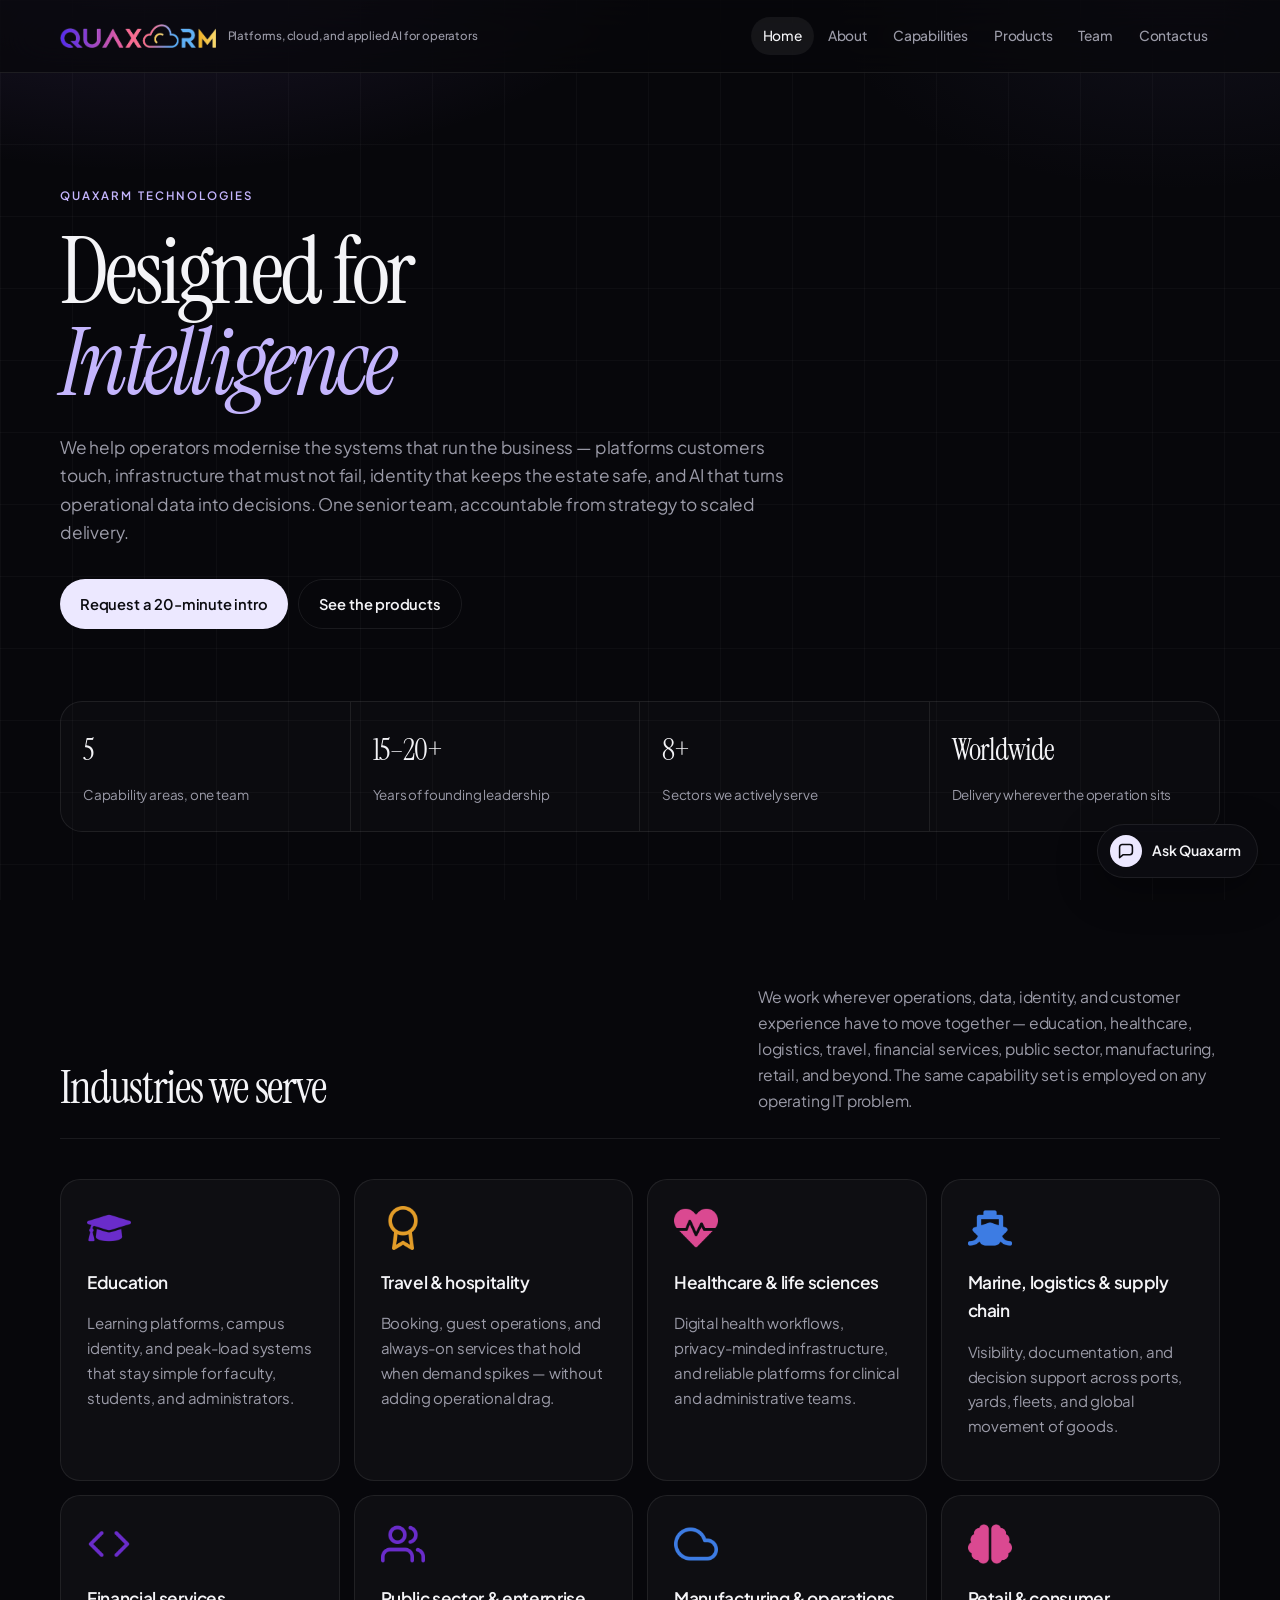
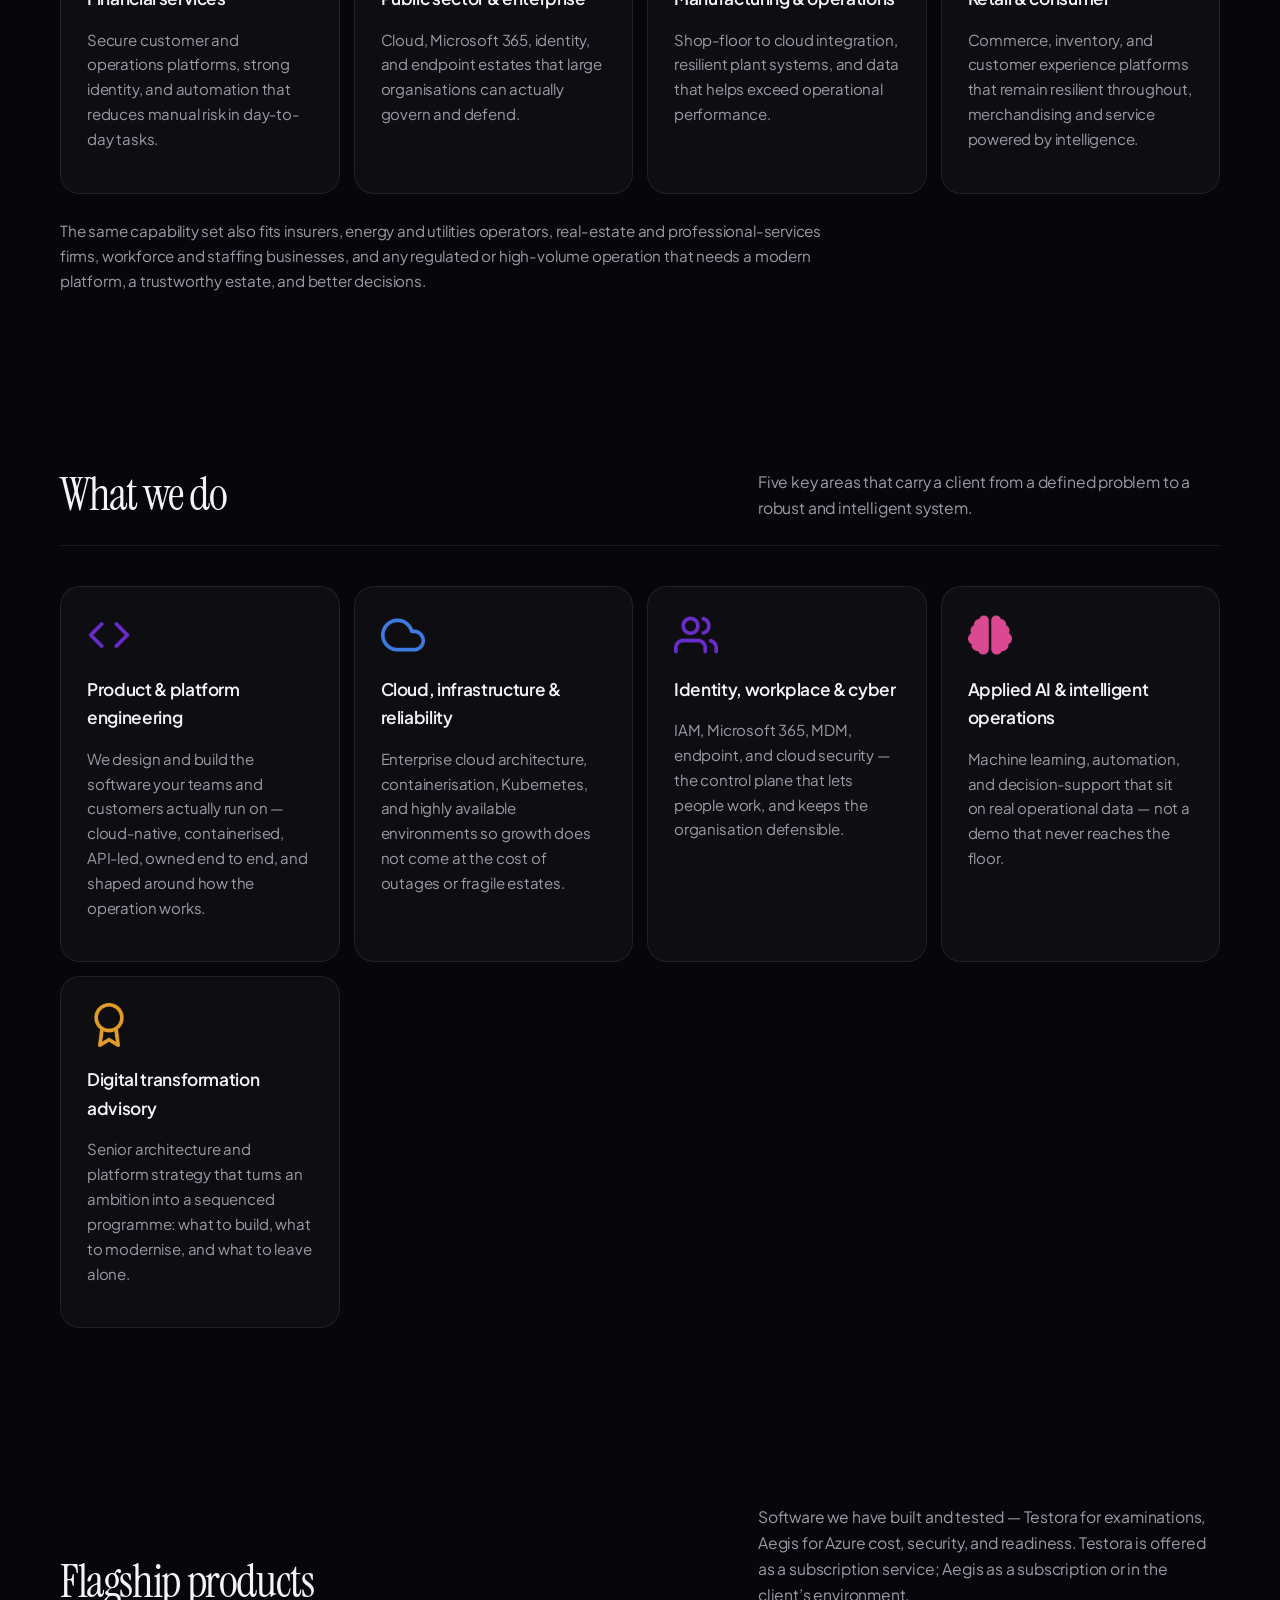
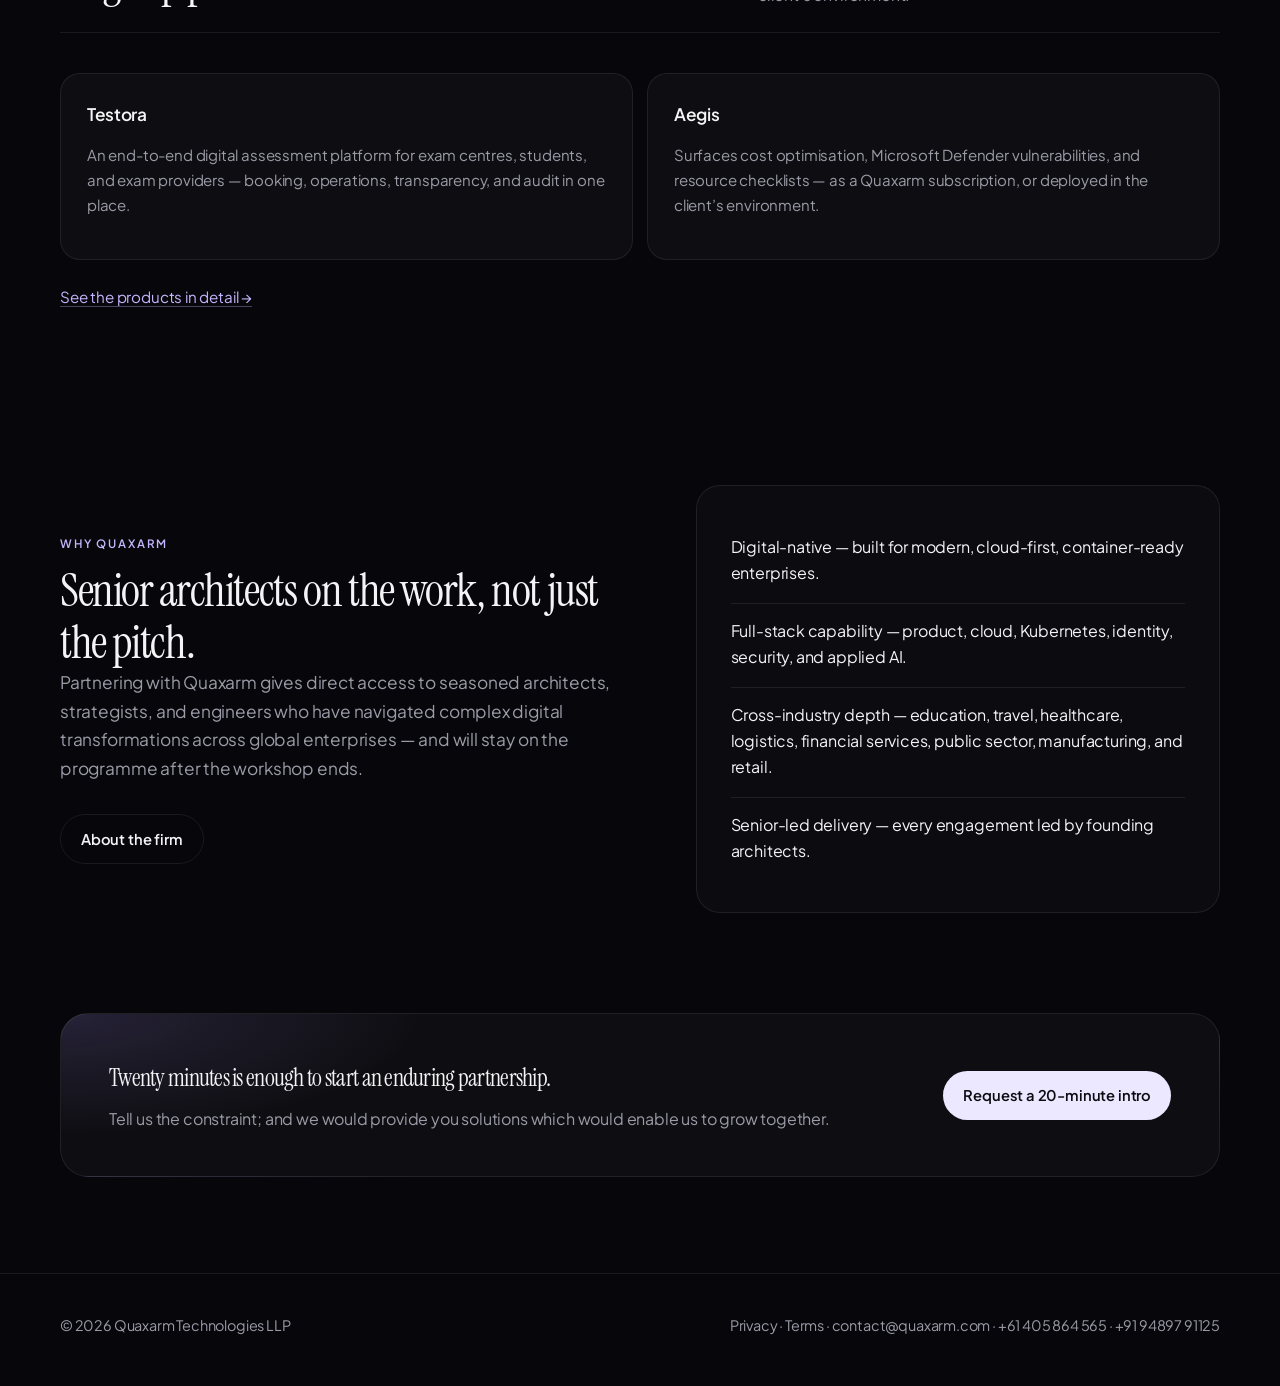
<file: index.html>
<!DOCTYPE html>
<html lang="en">
  <head>
    <meta charset="UTF-8" />
    <meta name="viewport" content="width=device-width, initial-scale=1" />
    <title>Quaxarm | Designed for Intelligence</title>
    <meta
      name="description"
      content="Quaxarm Technologies LLP builds platforms, cloud, identity, and applied AI for education, travel, healthcare, logistics, financial services, public sector, manufacturing, retail, and more."
    />
    <meta name="theme-color" content="#07070b" />
    <link rel="canonical" href="https://quaxarm.com/" />
    <link rel="icon" href="assets/brand/logo.png" />
    <link rel="preconnect" href="https://fonts.googleapis.com" />
    <link rel="preconnect" href="https://fonts.gstatic.com" crossorigin />
    <link
      href="https://fonts.googleapis.com/css2?family=Instrument+Serif:ital@0;1&family=Plus+Jakarta+Sans:ital,wght@0,400;0,500;0,600;0,700;1,400&display=swap"
      rel="stylesheet"
    />
    <link rel="stylesheet" href="css/styles.css?v=5" />
  </head>
  <body>
    <a class="skip" href="#main">Skip to content</a>
    <div class="page-bg"></div>
    <header class="site-header">
      <div class="wrap nav">
        <a class="brand" href="index.html" aria-label="Quaxarm home">
          <img class="wordmark" src="assets/brand/logo.png" alt="Quaxarm" />
          <span class="brand-tag">Platforms, cloud, and applied AI for operators</span>
        </a>
        <button class="menu-toggle" type="button" aria-expanded="false" aria-label="Open menu">☰</button>
        <nav class="nav-links">
          <a data-nav href="index.html">Home</a>
          <a data-nav href="about.html">About</a>
          <a data-nav href="capabilities.html">Capabilities</a>
          <a data-nav href="products.html">Products</a>
          <a data-nav href="team.html">Team</a>
          <a data-nav href="contact.html">Contact us</a>
        </nav>
      </div>
    </header>

    <main id="main">
      <section class="hero wrap">
        <div class="eyebrow">Quaxarm Technologies</div>
        <h1>Designed for <span>Intelligence</span></h1>
        <p class="lede">
          We help operators modernise the systems that run the business — platforms customers touch,
          infrastructure that must not fail, identity that keeps the estate safe, and AI that turns
          operational data into decisions. One senior team, accountable from strategy to scaled delivery.
        </p>
        <div class="hero-actions">
          <a class="btn btn-primary" href="contact.html">Request a 20-minute intro</a>
          <a class="btn btn-ghost" href="products.html">See the products</a>
        </div>
        <div class="stats">
          <div class="stat"><b>5</b><span>Capability areas, one team</span></div>
          <div class="stat"><b>15–20+</b><span>Years of founding leadership</span></div>
          <div class="stat"><b>8+</b><span>Sectors we actively serve</span></div>
          <div class="stat"><b>Worldwide</b><span>Delivery wherever the operation sits</span></div>
        </div>
      </section>

      <section class="section wrap">
        <div class="section-head">
          <h2>Industries we serve</h2>
          <p class="intro">
            We work wherever operations, data, identity, and customer experience have to move together —
            education, healthcare, logistics, travel, financial services, public sector, manufacturing,
            retail, and beyond. The same capability set is employed on any operating IT problem.
          </p>
        </div>
        <div class="grid-4">
          <article class="card">
            <img class="icon" src="assets/brand/icon-education.png" alt="" />
            <h3>Education</h3>
            <p>Learning platforms, campus identity, and peak-load systems that stay simple for faculty, students, and administrators.</p>
          </article>
          <article class="card">
            <img class="icon" src="assets/brand/icon-excellence.png" alt="" />
            <h3>Travel &amp; hospitality</h3>
            <p>Booking, guest operations, and always-on services that hold when demand spikes — without adding operational drag.</p>
          </article>
          <article class="card">
            <img class="icon" src="assets/brand/icon-healthcare.png" alt="" />
            <h3>Healthcare &amp; life sciences</h3>
            <p>Digital health workflows, privacy-minded infrastructure, and reliable platforms for clinical and administrative teams.</p>
          </article>
          <article class="card">
            <img class="icon" src="assets/brand/icon-marine.png" alt="" />
            <h3>Marine, logistics &amp; supply chain</h3>
            <p>Visibility, documentation, and decision support across ports, yards, fleets, and global movement of goods.</p>
          </article>
          <article class="card">
            <img class="icon" src="assets/brand/icon-code.png" alt="" />
            <h3>Financial services</h3>
            <p>Secure customer and operations platforms, strong identity, and automation that reduces manual risk in day-to-day tasks.</p>
          </article>
          <article class="card">
            <img class="icon" src="assets/brand/icon-team.png" alt="" />
            <h3>Public sector &amp; enterprise</h3>
            <p>Cloud, Microsoft 365, identity, and endpoint estates that large organisations can actually govern and defend.</p>
          </article>
          <article class="card">
            <img class="icon" src="assets/brand/icon-infra.png" alt="" />
            <h3>Manufacturing &amp; operations</h3>
            <p>Shop-floor to cloud integration, resilient plant systems, and data that helps exceed operational performance.</p>
          </article>
          <article class="card">
            <img class="icon" src="assets/brand/icon-ai.png" alt="" />
            <h3>Retail &amp; consumer</h3>
            <p>Commerce, inventory, and customer experience platforms that remain resilient throughout, merchandising and service powered by intelligence.</p>
          </article>
        </div>
        <p class="also">
          The same capability set also fits insurers, energy and utilities operators, real-estate and professional-services firms,
          workforce and staffing businesses, and any regulated or high-volume operation that needs a modern platform,
          a trustworthy estate, and better decisions.
        </p>
      </section>

      <section class="section wrap">
        <div class="section-head">
          <h2>What we do</h2>
          <p class="intro">Five key areas that carry a client from a defined problem to a robust and intelligent system.</p>
        </div>
        <div class="grid-auto">
          <article class="card">
            <img class="icon" src="assets/brand/icon-code.png" alt="" />
            <h3>Product &amp; platform engineering</h3>
            <p>We design and build the software your teams and customers actually run on — cloud-native, containerised, API-led, owned end to end, and shaped around how the operation works.</p>
          </article>
          <article class="card">
            <img class="icon" src="assets/brand/icon-infra.png" alt="" />
            <h3>Cloud, infrastructure &amp; reliability</h3>
            <p>Enterprise cloud architecture, containerisation, Kubernetes, and highly available environments so growth does not come at the cost of outages or fragile estates.</p>
          </article>
          <article class="card">
            <img class="icon" src="assets/brand/icon-team.png" alt="" />
            <h3>Identity, workplace &amp; cyber</h3>
            <p>IAM, Microsoft 365, MDM, endpoint, and cloud security — the control plane that lets people work, and keeps the organisation defensible.</p>
          </article>
          <article class="card">
            <img class="icon" src="assets/brand/icon-ai.png" alt="" />
            <h3>Applied AI &amp; intelligent operations</h3>
            <p>Machine learning, automation, and decision-support that sit on real operational data — not a demo that never reaches the floor.</p>
          </article>
          <article class="card">
            <img class="icon" src="assets/brand/icon-excellence.png" alt="" />
            <h3>Digital transformation advisory</h3>
            <p>Senior architecture and platform strategy that turns an ambition into a sequenced programme: what to build, what to modernise, and what to leave alone.</p>
          </article>
        </div>
      </section>

      <section class="section wrap">
        <div class="section-head">
          <h2>Flagship products</h2>
          <p class="intro">Software we have built and tested — Testora for examinations, Aegis for Azure cost, security, and readiness. Testora is offered as a subscription service; Aegis as a subscription or in the client’s environment.</p>
        </div>
        <div class="grid-2">
          <article class="card">
            <h3>Testora</h3>
            <p>An end-to-end digital assessment platform for exam centres, students, and exam providers — booking, operations, transparency, and audit in one place.</p>
          </article>
          <article class="card">
            <h3>Aegis</h3>
            <p>Surfaces cost optimisation, Microsoft Defender vulnerabilities, and resource checklists — as a Quaxarm subscription, or deployed in the client’s environment.</p>
          </article>
        </div>
        <p class="also"><a href="products.html">See the products in detail →</a></p>
      </section>

      <section class="section wrap">
        <div class="split">
          <div>
            <div class="kicker">Why Quaxarm</div>
            <h2>Senior architects on the work, not just the pitch.</h2>
            <p class="lede">
              Partnering with Quaxarm gives direct access to seasoned architects, strategists, and engineers
              who have navigated complex digital transformations across global enterprises — and will stay on
              the programme after the workshop ends.
            </p>
            <a class="btn btn-ghost" href="about.html">About the firm</a>
          </div>
          <div class="panel">
            <p>Digital-native — built for modern, cloud-first, container-ready enterprises.</p>
            <p>Full-stack capability — product, cloud, Kubernetes, identity, security, and applied AI.</p>
            <p>Cross-industry depth — education, travel, healthcare, logistics, financial services, public sector, manufacturing, and retail.</p>
            <p>Senior-led delivery — every engagement led by founding architects.</p>
          </div>
        </div>
      </section>

      <div class="wrap">
        <div class="cta-band">
          <div>
            <h2>Twenty minutes is enough to start an enduring partnership.</h2>
            <p>Tell us the constraint; and we would provide you solutions which would enable us to grow together.</p>
          </div>
          <a class="btn btn-primary" href="contact.html">Request a 20-minute intro</a>
        </div>
      </div>
    </main>

    <footer class="site-footer">
      <div class="wrap footer-row">
        <div>© 2026 Quaxarm Technologies LLP</div>
        <div>
          <a href="privacy.html">Privacy</a>
          ·
          <a href="terms.html">Terms</a>
          ·
          <a href="mailto:contact@quaxarm.com">contact@quaxarm.com</a>
          ·
          <a href="tel:+61405864565">+61 405 864 565</a>
          ·
          <a href="tel:+919489791125">+91 94897 91125</a>
        </div>
      </div>
    </footer>
    <script src="js/site.js"></script>
    <script src="js/assistant.js?v=12"></script>
  </body>
</html>
</file>
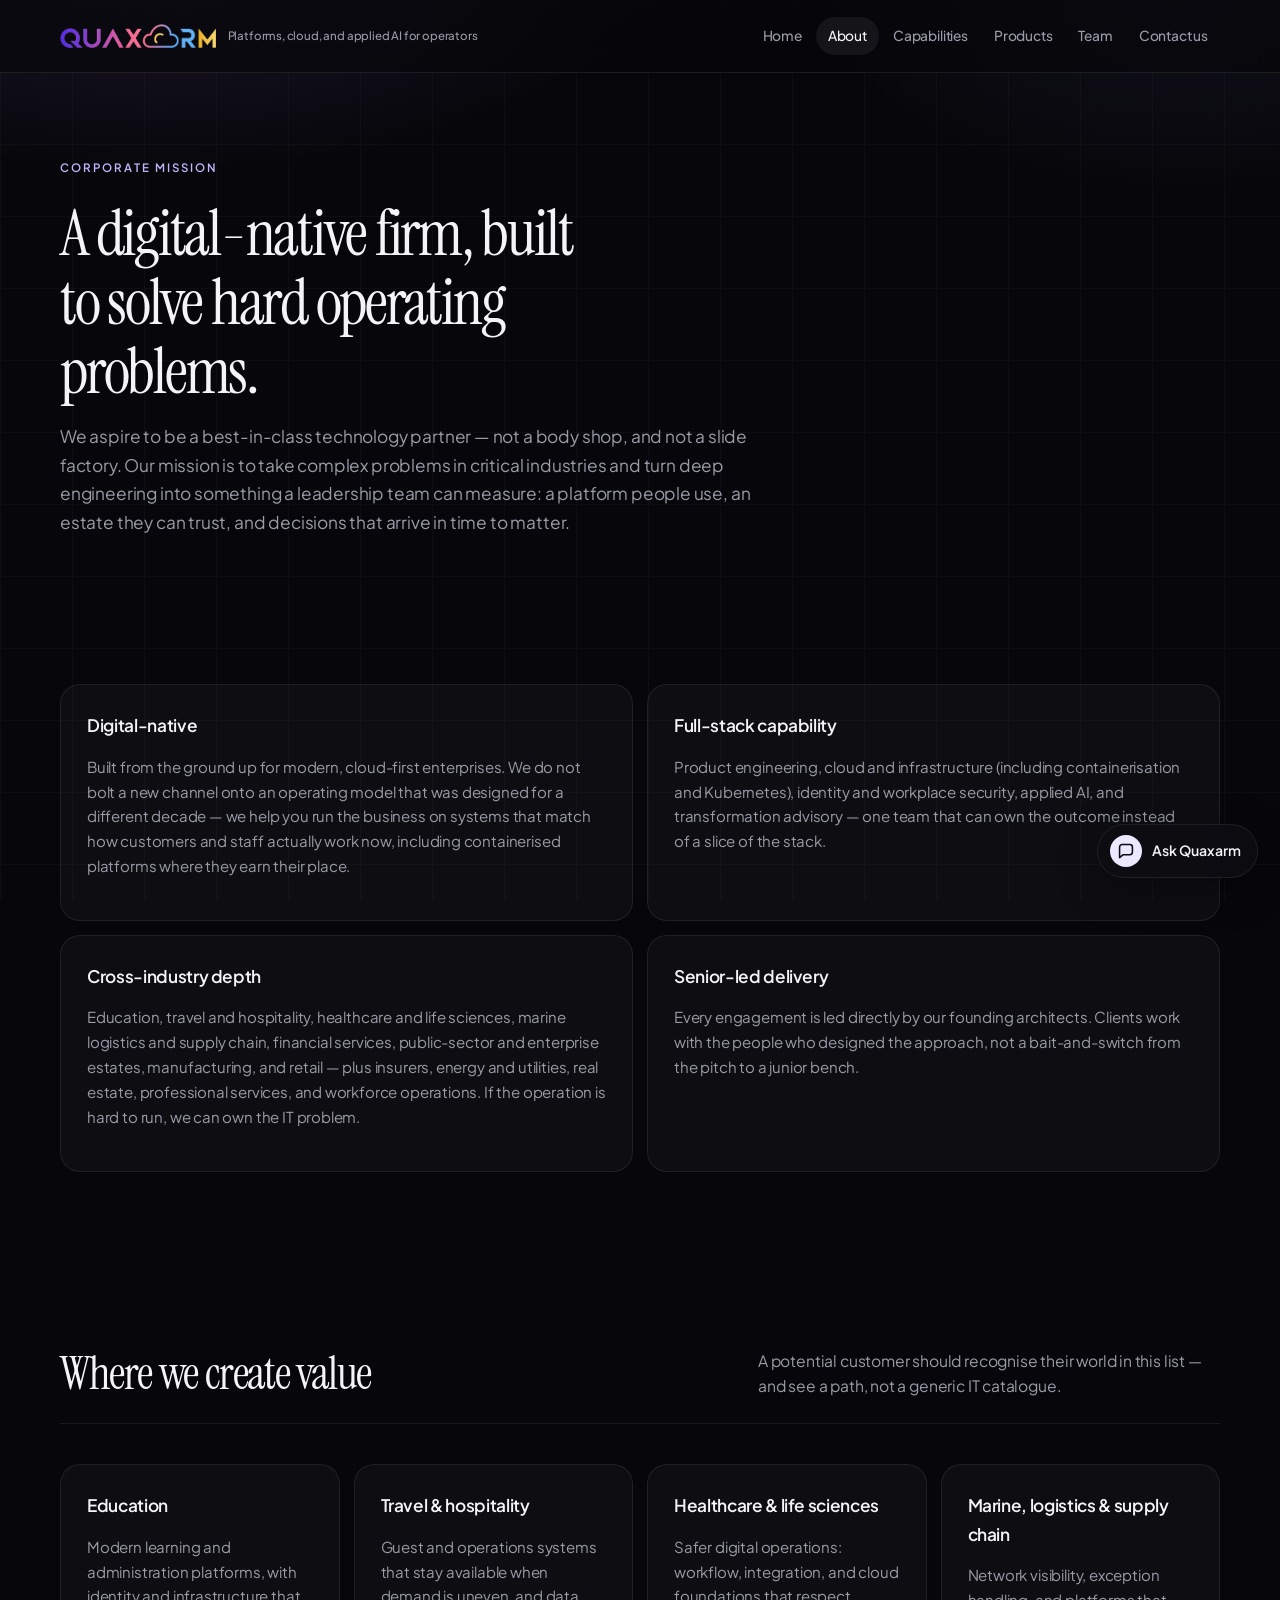
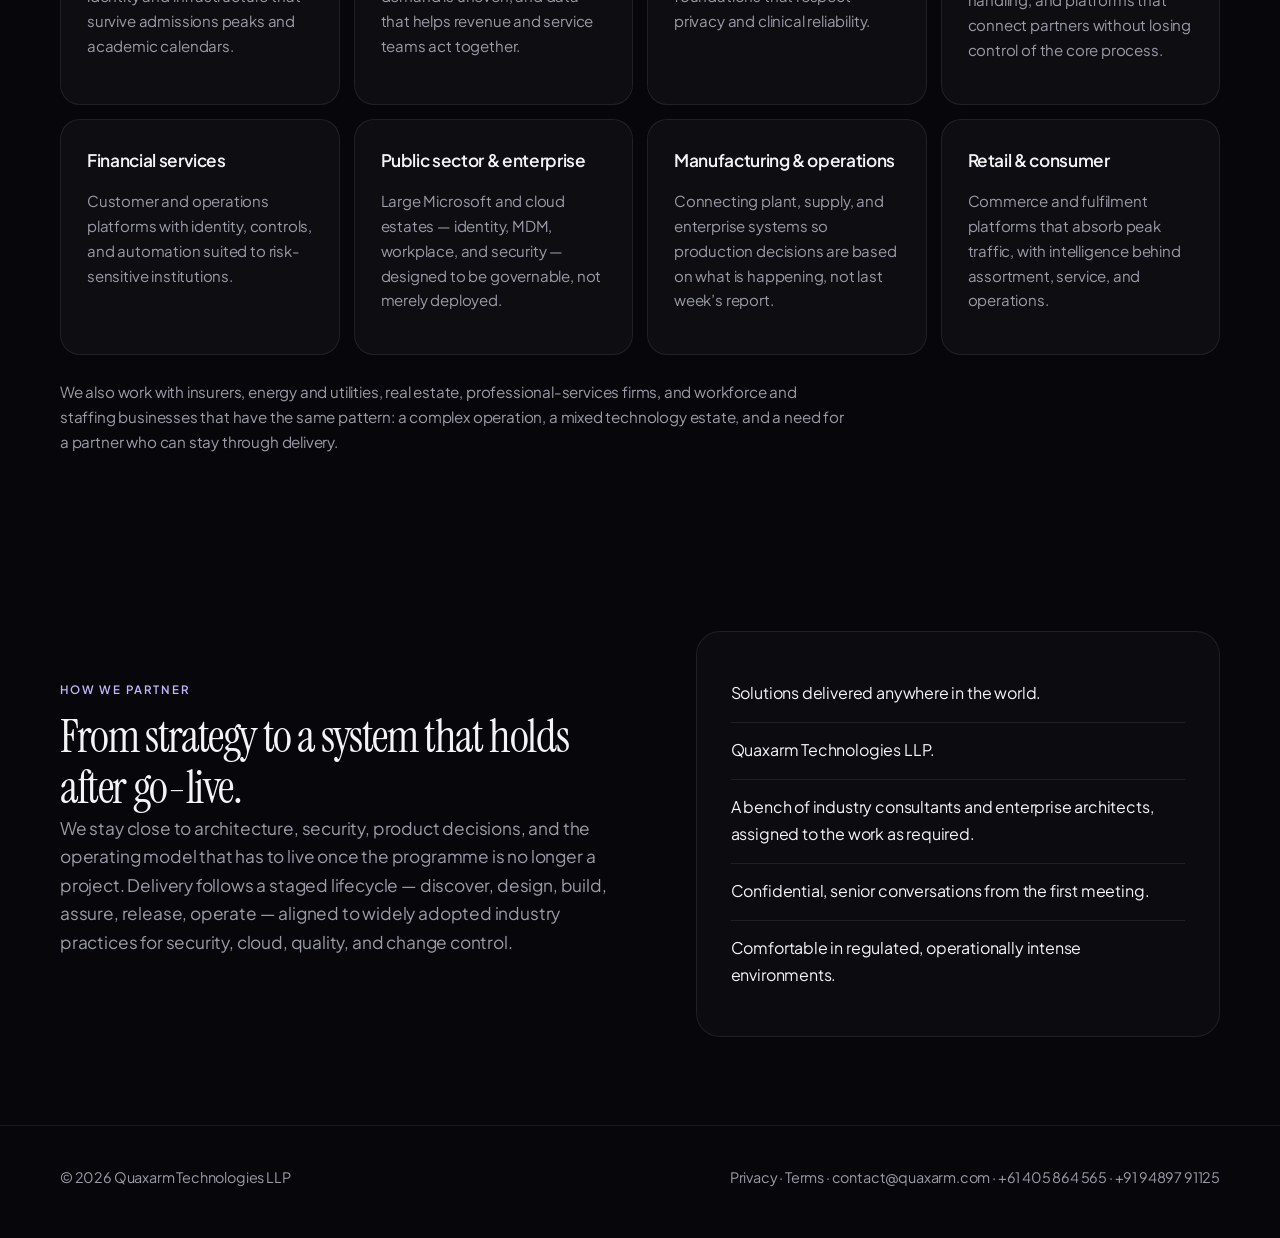
<file: about.html>
<!DOCTYPE html>
<html lang="en">
  <head>
    <meta charset="UTF-8" />
    <meta name="viewport" content="width=device-width, initial-scale=1" />
    <title>About Quaxarm</title>
    <meta
      name="description"
      content="Quaxarm Technologies LLP is a digital-native firm helping operators modernise platforms, cloud, identity, and AI across education, travel, healthcare, logistics, financial services, public sector, manufacturing, and retail."
    />
    <meta name="theme-color" content="#07070b" />
    <link rel="canonical" href="https://quaxarm.com/about.html" />
    <link rel="icon" href="assets/brand/logo.png" />
    <link rel="preconnect" href="https://fonts.googleapis.com" />
    <link rel="preconnect" href="https://fonts.gstatic.com" crossorigin />
    <link
      href="https://fonts.googleapis.com/css2?family=Instrument+Serif:ital@0;1&family=Plus+Jakarta+Sans:ital,wght@0,400;0,500;0,600;0,700;1,400&display=swap"
      rel="stylesheet"
    />
    <link rel="stylesheet" href="css/styles.css?v=5" />
  </head>
  <body>
    <div class="page-bg"></div>
    <header class="site-header">
      <div class="wrap nav">
        <a class="brand" href="index.html" aria-label="Quaxarm home">
          <img class="wordmark" src="assets/brand/logo.png" alt="Quaxarm" />
          <span class="brand-tag">Platforms, cloud, and applied AI for operators</span>
        </a>
        <button class="menu-toggle" type="button" aria-expanded="false" aria-label="Open menu">☰</button>
        <nav class="nav-links">
          <a data-nav href="index.html">Home</a>
          <a data-nav href="about.html">About</a>
          <a data-nav href="capabilities.html">Capabilities</a>
          <a data-nav href="products.html">Products</a>
          <a data-nav href="team.html">Team</a>
          <a data-nav href="contact.html">Contact us</a>
        </nav>
      </div>
    </header>

    <main class="wrap">
      <section class="page-hero">
        <div class="eyebrow">Corporate mission</div>
        <h1>A digital-native firm, built to solve hard operating problems.</h1>
        <p class="lede">
          We aspire to be a best-in-class technology partner — not a body shop, and not a slide factory.
          Our mission is to take complex problems in critical industries and turn deep engineering into
          something a leadership team can measure: a platform people use, an estate they can trust, and
          decisions that arrive in time to matter.
        </p>
      </section>

      <section class="section">
        <div class="grid-2">
          <article class="card">
            <h3>Digital-native</h3>
            <p>
              Built from the ground up for modern, cloud-first enterprises. We do not bolt a new channel
              onto an operating model that was designed for a different decade — we help you run the
              business on systems that match how customers and staff actually work now, including
              containerised platforms where they earn their place.
            </p>
          </article>
          <article class="card">
            <h3>Full-stack capability</h3>
            <p>
              Product engineering, cloud and infrastructure (including containerisation and Kubernetes),
              identity and workplace security, applied AI, and transformation advisory — one team that can
              own the outcome instead of a slice of the stack.
            </p>
          </article>
          <article class="card">
            <h3>Cross-industry depth</h3>
            <p>
              Education, travel and hospitality, healthcare and life sciences, marine logistics and supply chain,
              financial services, public-sector and enterprise estates, manufacturing, and retail — plus insurers,
              energy and utilities, real estate, professional services, and workforce operations. If the operation
              is hard to run, we can own the IT problem.
            </p>
          </article>
          <article class="card">
            <h3>Senior-led delivery</h3>
            <p>
              Every engagement is led directly by our founding architects. Clients work with the people who
              designed the approach, not a bait-and-switch from the pitch to a junior bench.
            </p>
          </article>
        </div>
      </section>

      <section class="section">
        <div class="section-head">
          <h2>Where we create value</h2>
          <p class="intro">A potential customer should recognise their world in this list — and see a path, not a generic IT catalogue.</p>
        </div>
        <div class="grid-4">
          <article class="card">
            <h3>Education</h3>
            <p>Modern learning and administration platforms, with identity and infrastructure that survive admissions peaks and academic calendars.</p>
          </article>
          <article class="card">
            <h3>Travel &amp; hospitality</h3>
            <p>Guest and operations systems that stay available when demand is uneven, and data that helps revenue and service teams act together.</p>
          </article>
          <article class="card">
            <h3>Healthcare &amp; life sciences</h3>
            <p>Safer digital operations: workflow, integration, and cloud foundations that respect privacy and clinical reliability.</p>
          </article>
          <article class="card">
            <h3>Marine, logistics &amp; supply chain</h3>
            <p>Network visibility, exception handling, and platforms that connect partners without losing control of the core process.</p>
          </article>
          <article class="card">
            <h3>Financial services</h3>
            <p>Customer and operations platforms with identity, controls, and automation suited to risk-sensitive institutions.</p>
          </article>
          <article class="card">
            <h3>Public sector &amp; enterprise</h3>
            <p>Large Microsoft and cloud estates — identity, MDM, workplace, and security — designed to be governable, not merely deployed.</p>
          </article>
          <article class="card">
            <h3>Manufacturing &amp; operations</h3>
            <p>Connecting plant, supply, and enterprise systems so production decisions are based on what is happening, not last week’s report.</p>
          </article>
          <article class="card">
            <h3>Retail &amp; consumer</h3>
            <p>Commerce and fulfilment platforms that absorb peak traffic, with intelligence behind assortment, service, and operations.</p>
          </article>
        </div>
        <p class="also">
          We also work with insurers, energy and utilities, real estate, professional-services firms, and workforce
          and staffing businesses that have the same pattern: a complex operation, a mixed technology estate,
          and a need for a partner who can stay through delivery.
        </p>
      </section>

      <section class="section">
        <div class="split">
          <div>
            <div class="kicker">How we partner</div>
            <h2>From strategy to a system that holds after go-live.</h2>
            <p class="lede">
              We stay close to architecture, security, product decisions, and the operating model that has
              to live once the programme is no longer a project. Delivery follows a staged lifecycle —
              discover, design, build, assure, release, operate — aligned to widely adopted industry
              practices for security, cloud, quality, and change control.
            </p>
          </div>
          <div class="panel">
            <p>Solutions delivered anywhere in the world.</p>
            <p>Quaxarm Technologies LLP.</p>
            <p>A bench of industry consultants and enterprise architects, assigned to the work as required.</p>
            <p>Confidential, senior conversations from the first meeting.</p>
            <p>Comfortable in regulated, operationally intense environments.</p>
          </div>
        </div>
      </section>
    </main>

    <footer class="site-footer">
      <div class="wrap footer-row">
        <div>© 2026 Quaxarm Technologies LLP</div>
        <div>
          <a href="privacy.html">Privacy</a>
          ·
          <a href="terms.html">Terms</a>
          ·
          <a href="mailto:contact@quaxarm.com">contact@quaxarm.com</a>
          ·
          <a href="tel:+61405864565">+61 405 864 565</a>
          ·
          <a href="tel:+919489791125">+91 94897 91125</a>
        </div>
      </div>
    </footer>
    <script src="js/site.js"></script>
    <script src="js/assistant.js?v=12"></script>
  </body>
</html>
</file>
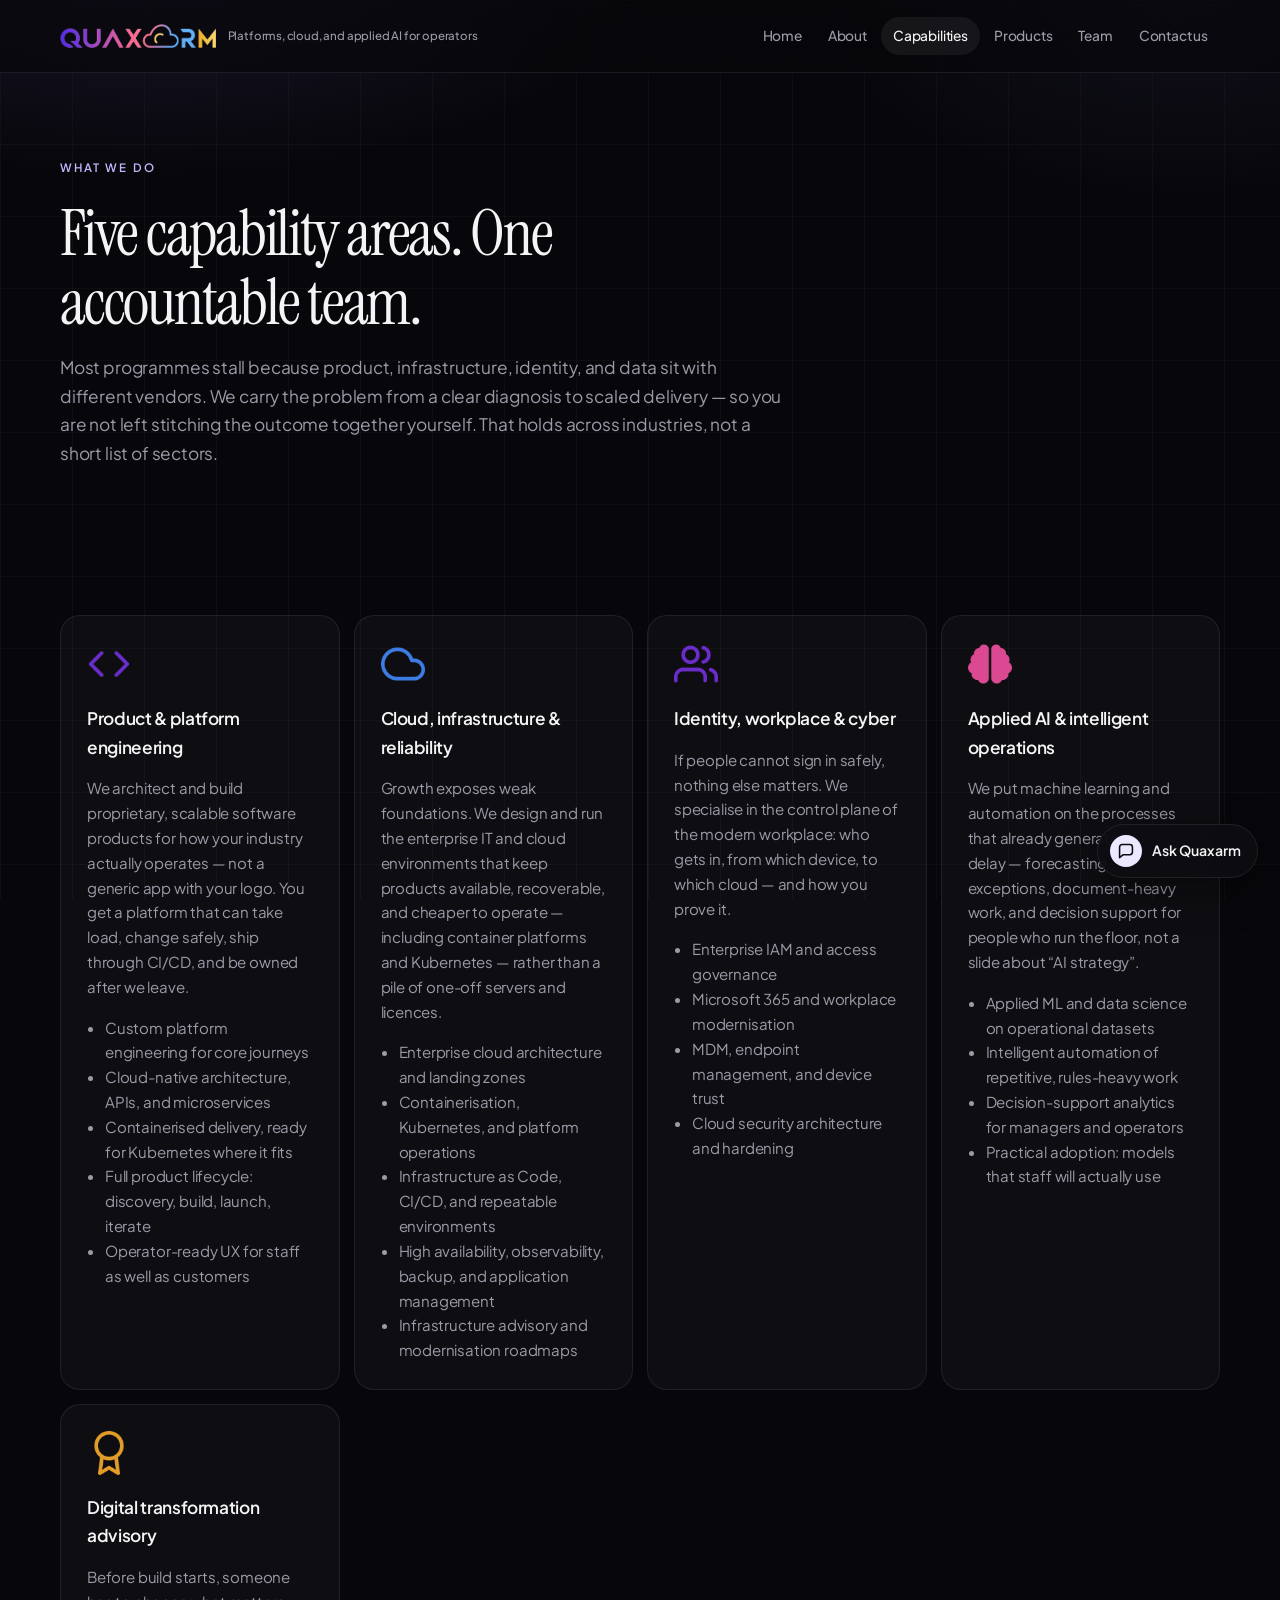
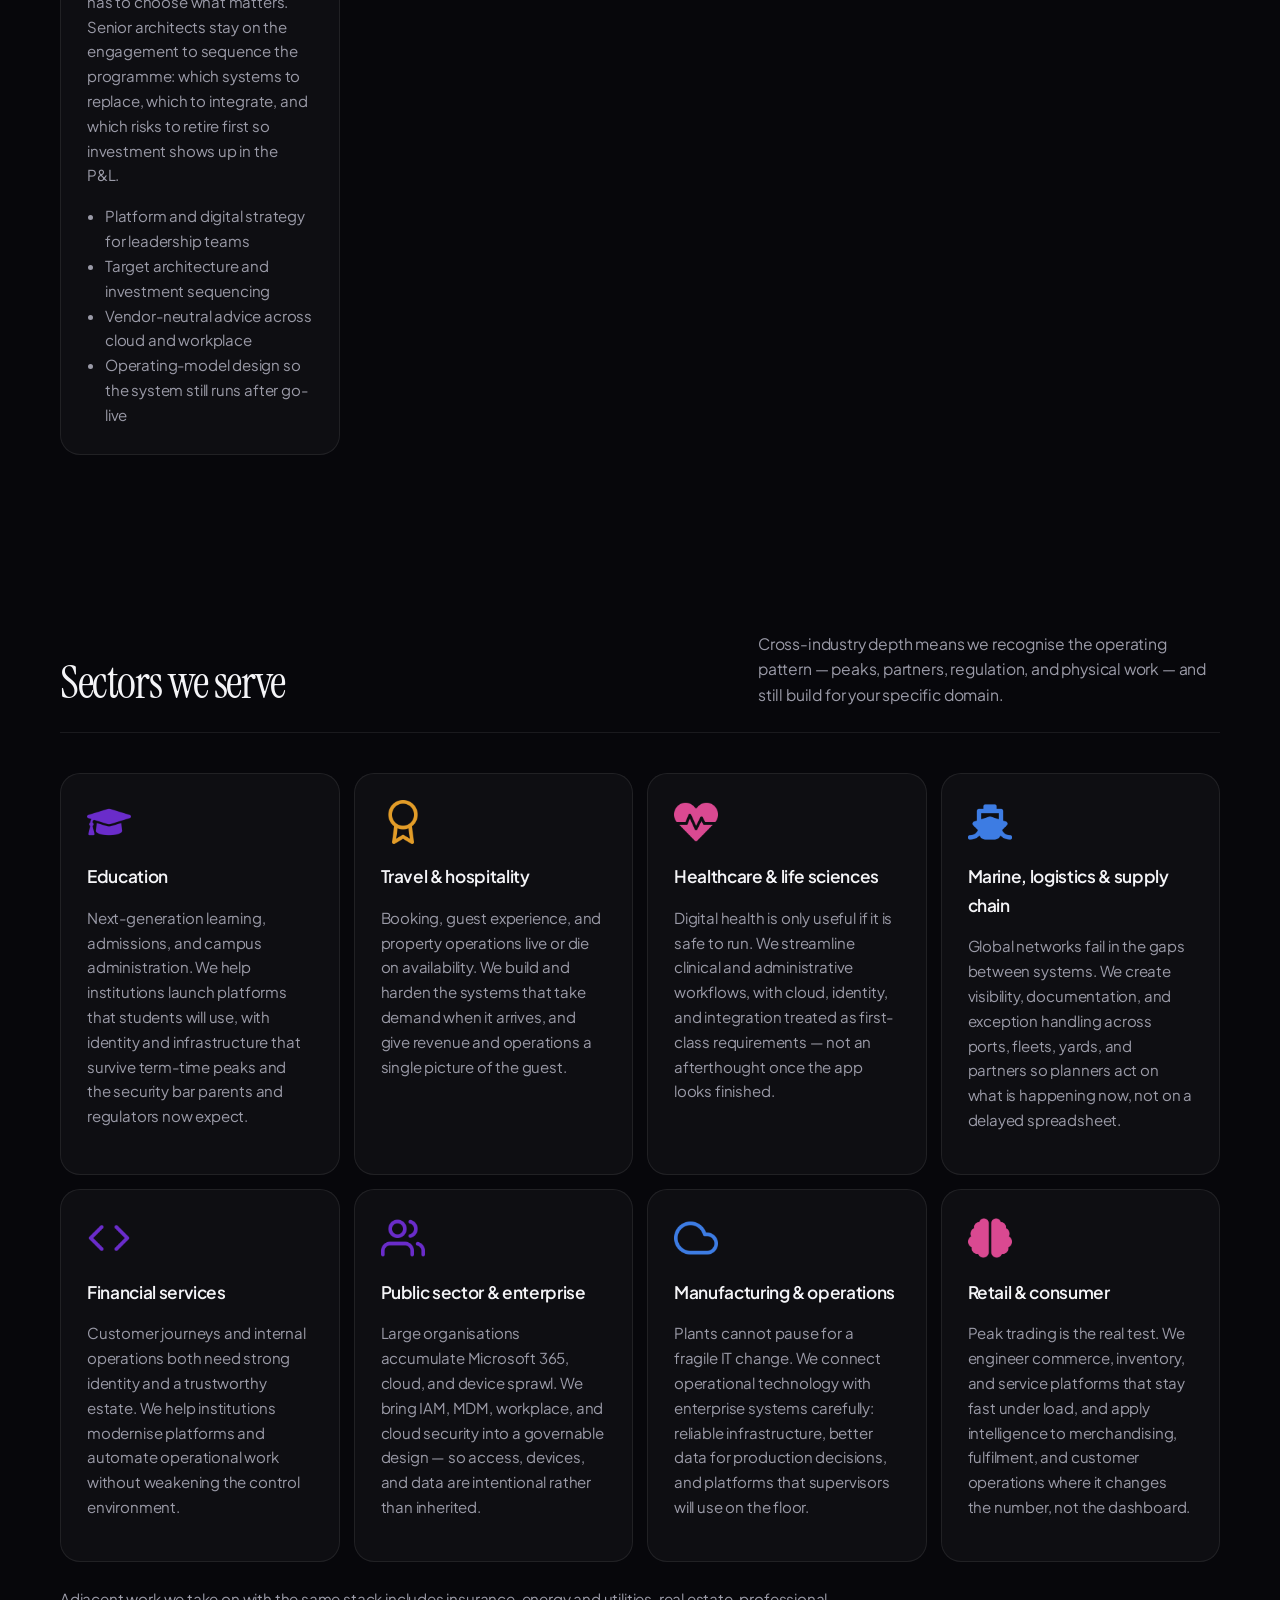
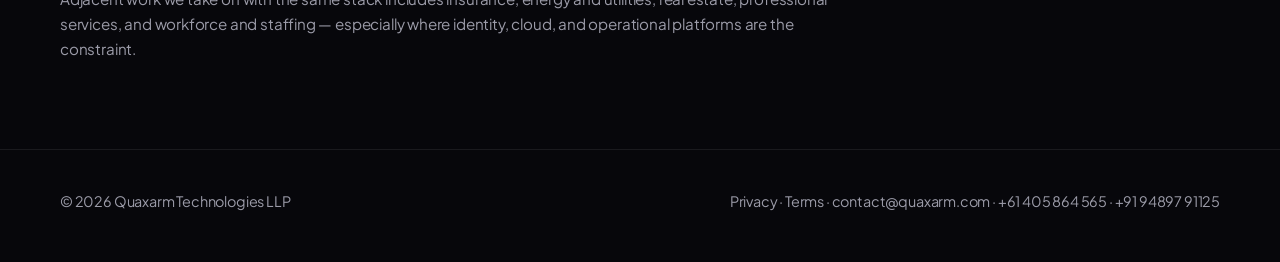
<file: capabilities.html>
<!DOCTYPE html>
<html lang="en">
  <head>
    <meta charset="UTF-8" />
    <meta name="viewport" content="width=device-width, initial-scale=1" />
    <title>Capabilities | Quaxarm</title>
    <meta
      name="description"
      content="Quaxarm capabilities: product and platform engineering, cloud, containerisation and Kubernetes, identity and cyber, applied AI, and digital transformation advisory."
    />
    <meta name="theme-color" content="#07070b" />
    <link rel="canonical" href="https://quaxarm.com/capabilities.html" />
    <link rel="icon" href="assets/brand/logo.png" />
    <link rel="preconnect" href="https://fonts.googleapis.com" />
    <link rel="preconnect" href="https://fonts.gstatic.com" crossorigin />
    <link
      href="https://fonts.googleapis.com/css2?family=Instrument+Serif:ital@0;1&family=Plus+Jakarta+Sans:ital,wght@0,400;0,500;0,600;0,700;1,400&display=swap"
      rel="stylesheet"
    />
    <link rel="stylesheet" href="css/styles.css?v=5" />
  </head>
  <body>
    <div class="page-bg"></div>
    <header class="site-header">
      <div class="wrap nav">
        <a class="brand" href="index.html" aria-label="Quaxarm home">
          <img class="wordmark" src="assets/brand/logo.png" alt="Quaxarm" />
          <span class="brand-tag">Platforms, cloud, and applied AI for operators</span>
        </a>
        <button class="menu-toggle" type="button" aria-expanded="false" aria-label="Open menu">☰</button>
        <nav class="nav-links">
          <a data-nav href="index.html">Home</a>
          <a data-nav href="about.html">About</a>
          <a data-nav href="capabilities.html">Capabilities</a>
          <a data-nav href="products.html">Products</a>
          <a data-nav href="team.html">Team</a>
          <a data-nav href="contact.html">Contact us</a>
        </nav>
      </div>
    </header>

    <main class="wrap">
      <section class="page-hero">
        <div class="eyebrow">What we do</div>
        <h1>Five capability areas. One accountable team.</h1>
        <p class="lede">
          Most programmes stall because product, infrastructure, identity, and data sit with different
          vendors. We carry the problem from a clear diagnosis to scaled delivery — so you are not left
          stitching the outcome together yourself. That holds across industries, not a short list of sectors.
        </p>
      </section>

      <section class="section">
        <div class="grid-auto">
          <article class="card">
            <img class="icon" src="assets/brand/icon-code.png" alt="" />
            <h3>Product &amp; platform engineering</h3>
            <p>
              We architect and build proprietary, scalable software products for how your industry actually
              operates — not a generic app with your logo. You get a platform that can take load, change
              safely, ship through CI/CD, and be owned after we leave.
            </p>
            <ul>
              <li>Custom platform engineering for core journeys</li>
              <li>Cloud-native architecture, APIs, and microservices</li>
              <li>Containerised delivery, ready for Kubernetes where it fits</li>
              <li>Full product lifecycle: discovery, build, launch, iterate</li>
              <li>Operator-ready UX for staff as well as customers</li>
            </ul>
          </article>
          <article class="card">
            <img class="icon" src="assets/brand/icon-infra.png" alt="" />
            <h3>Cloud, infrastructure &amp; reliability</h3>
            <p>
              Growth exposes weak foundations. We design and run the enterprise IT and cloud environments
              that keep products available, recoverable, and cheaper to operate — including container
              platforms and Kubernetes — rather than a pile of one-off servers and licences.
            </p>
            <ul>
              <li>Enterprise cloud architecture and landing zones</li>
              <li>Containerisation, Kubernetes, and platform operations</li>
              <li>Infrastructure as Code, CI/CD, and repeatable environments</li>
              <li>High availability, observability, backup, and application management</li>
              <li>Infrastructure advisory and modernisation roadmaps</li>
            </ul>
          </article>
          <article class="card">
            <img class="icon" src="assets/brand/icon-team.png" alt="" />
            <h3>Identity, workplace &amp; cyber</h3>
            <p>
              If people cannot sign in safely, nothing else matters. We specialise in the control plane of the
              modern workplace: who gets in, from which device, to which cloud — and how you prove it.
            </p>
            <ul>
              <li>Enterprise IAM and access governance</li>
              <li>Microsoft 365 and workplace modernisation</li>
              <li>MDM, endpoint management, and device trust</li>
              <li>Cloud security architecture and hardening</li>
            </ul>
          </article>
          <article class="card">
            <img class="icon" src="assets/brand/icon-ai.png" alt="" />
            <h3>Applied AI &amp; intelligent operations</h3>
            <p>
              We put machine learning and automation on the processes that already generate cost and delay —
              forecasting, exceptions, document-heavy work, and decision support for people who run the floor,
              not a slide about “AI strategy”.
            </p>
            <ul>
              <li>Applied ML and data science on operational datasets</li>
              <li>Intelligent automation of repetitive, rules-heavy work</li>
              <li>Decision-support analytics for managers and operators</li>
              <li>Practical adoption: models that staff will actually use</li>
            </ul>
          </article>
          <article class="card">
            <img class="icon" src="assets/brand/icon-excellence.png" alt="" />
            <h3>Digital transformation advisory</h3>
            <p>
              Before build starts, someone has to choose what matters. Senior architects stay on the engagement to
              sequence the programme: which systems to replace, which to integrate, and which risks to retire
              first so investment shows up in the P&amp;L.
            </p>
            <ul>
              <li>Platform and digital strategy for leadership teams</li>
              <li>Target architecture and investment sequencing</li>
              <li>Vendor-neutral advice across cloud and workplace</li>
              <li>Operating-model design so the system still runs after go-live</li>
            </ul>
          </article>
        </div>
      </section>

      <section class="section">
        <div class="section-head">
          <h2>Sectors we serve</h2>
          <p class="intro">
            Cross-industry depth means we recognise the operating pattern — peaks, partners, regulation,
            and physical work — and still build for your specific domain.
          </p>
        </div>
        <div class="grid-4">
          <article class="card">
            <img class="icon" src="assets/brand/icon-education.png" alt="" />
            <h3>Education</h3>
            <p>
              Next-generation learning, admissions, and campus administration. We help institutions launch
              platforms that students will use, with identity and infrastructure that survive term-time peaks
              and the security bar parents and regulators now expect.
            </p>
          </article>
          <article class="card">
            <img class="icon" src="assets/brand/icon-excellence.png" alt="" />
            <h3>Travel &amp; hospitality</h3>
            <p>
              Booking, guest experience, and property operations live or die on availability. We build and
              harden the systems that take demand when it arrives, and give revenue and operations a single
              picture of the guest.
            </p>
          </article>
          <article class="card">
            <img class="icon" src="assets/brand/icon-healthcare.png" alt="" />
            <h3>Healthcare &amp; life sciences</h3>
            <p>
              Digital health is only useful if it is safe to run. We streamline clinical and administrative
              workflows, with cloud, identity, and integration treated as first-class requirements — not an
              afterthought once the app looks finished.
            </p>
          </article>
          <article class="card">
            <img class="icon" src="assets/brand/icon-marine.png" alt="" />
            <h3>Marine, logistics &amp; supply chain</h3>
            <p>
              Global networks fail in the gaps between systems. We create visibility, documentation, and
              exception handling across ports, fleets, yards, and partners so planners act on what is happening
              now, not on a delayed spreadsheet.
            </p>
          </article>
          <article class="card">
            <img class="icon" src="assets/brand/icon-code.png" alt="" />
            <h3>Financial services</h3>
            <p>
              Customer journeys and internal operations both need strong identity and a trustworthy estate.
              We help institutions modernise platforms and automate operational work without weakening the
              control environment.
            </p>
          </article>
          <article class="card">
            <img class="icon" src="assets/brand/icon-team.png" alt="" />
            <h3>Public sector &amp; enterprise</h3>
            <p>
              Large organisations accumulate Microsoft 365, cloud, and device sprawl. We bring IAM, MDM,
              workplace, and cloud security into a governable design — so access, devices, and data are
              intentional rather than inherited.
            </p>
          </article>
          <article class="card">
            <img class="icon" src="assets/brand/icon-infra.png" alt="" />
            <h3>Manufacturing &amp; operations</h3>
            <p>
              Plants cannot pause for a fragile IT change. We connect operational technology with enterprise
              systems carefully: reliable infrastructure, better data for production decisions, and platforms
              that supervisors will use on the floor.
            </p>
          </article>
          <article class="card">
            <img class="icon" src="assets/brand/icon-ai.png" alt="" />
            <h3>Retail &amp; consumer</h3>
            <p>
              Peak trading is the real test. We engineer commerce, inventory, and service platforms that stay
              fast under load, and apply intelligence to merchandising, fulfilment, and customer operations
              where it changes the number, not the dashboard.
            </p>
          </article>
        </div>
        <p class="also">
          Adjacent work we take on with the same stack includes insurance, energy and utilities, real estate,
          professional services, and workforce and staffing — especially where identity, cloud, and operational
          platforms are the constraint.
        </p>
      </section>
    </main>

    <footer class="site-footer">
      <div class="wrap footer-row">
        <div>© 2026 Quaxarm Technologies LLP</div>
        <div>
          <a href="privacy.html">Privacy</a>
          ·
          <a href="terms.html">Terms</a>
          ·
          <a href="mailto:contact@quaxarm.com">contact@quaxarm.com</a>
          ·
          <a href="tel:+61405864565">+61 405 864 565</a>
          ·
          <a href="tel:+919489791125">+91 94897 91125</a>
        </div>
      </div>
    </footer>
    <script src="js/site.js"></script>
    <script src="js/assistant.js?v=12"></script>
  </body>
</html>
</file>
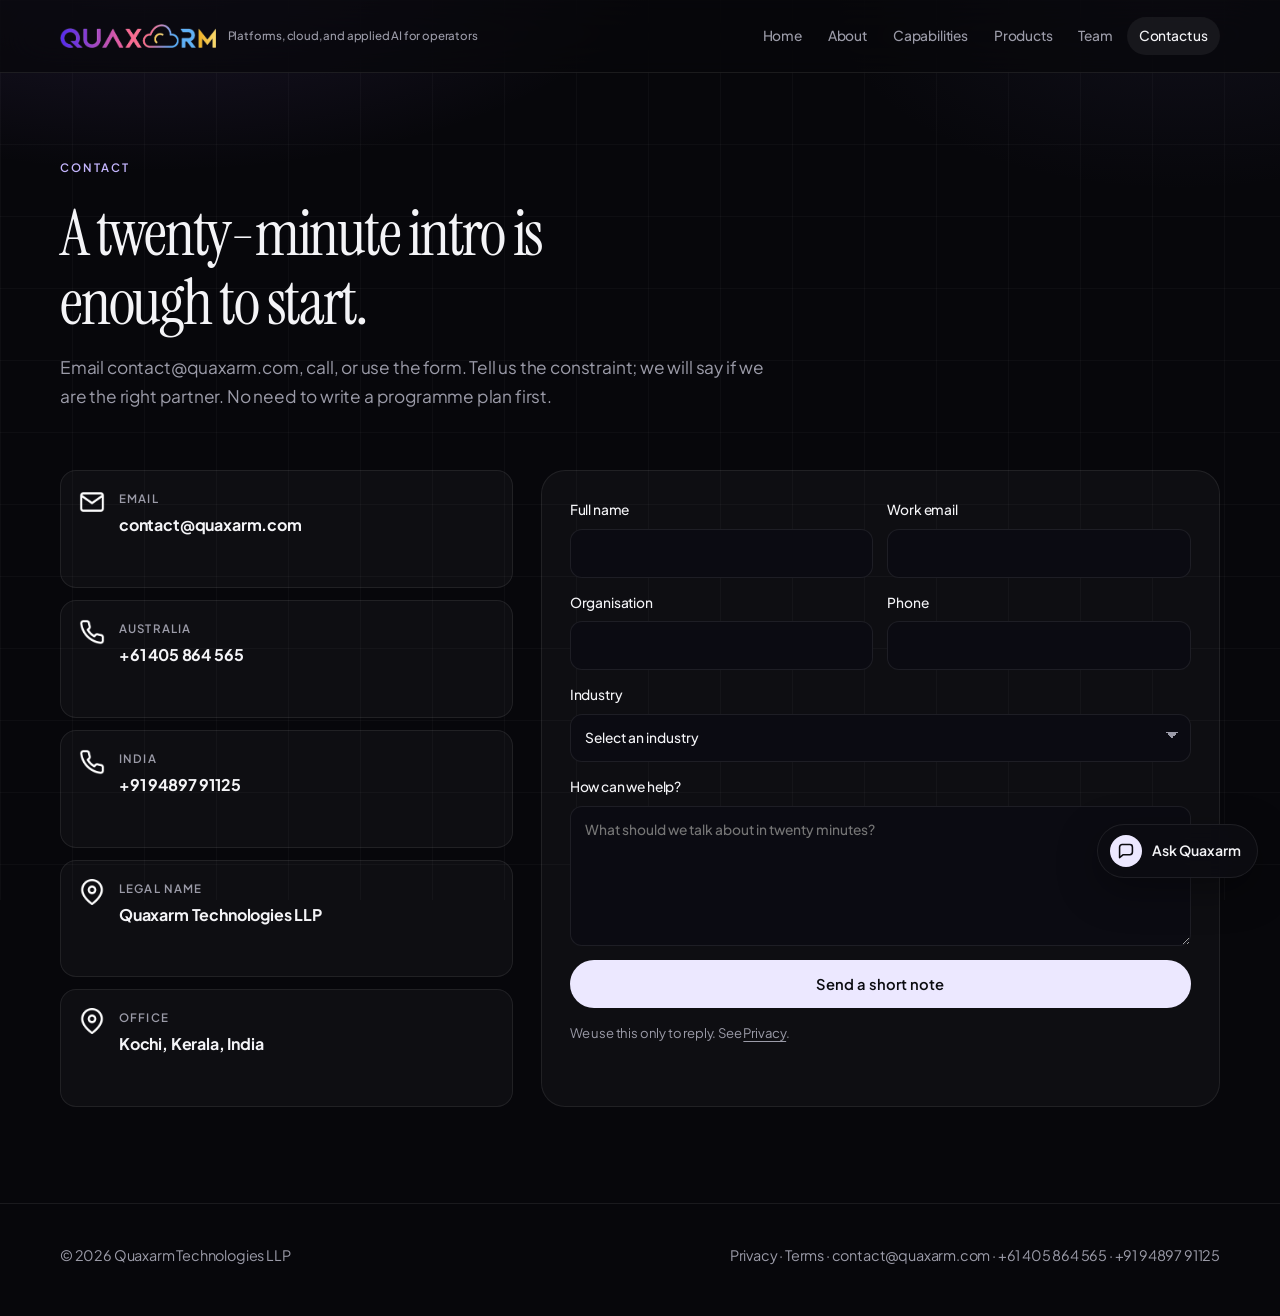
<file: contact.html>
<!DOCTYPE html>
<html lang="en">
  <head>
    <meta charset="UTF-8" />
    <meta name="viewport" content="width=device-width, initial-scale=1" />
    <title>Contact Us | Quaxarm</title>
    <meta
      name="description"
      content="Contact Quaxarm Technologies LLP. Email contact@quaxarm.com, call +61 405 864 565 or +91 94897 91125, or send a message through this form."
    />
    <meta name="theme-color" content="#07070b" />
    <link rel="canonical" href="https://quaxarm.com/contact.html" />
    <link rel="icon" href="assets/brand/logo.png" />
    <link rel="preconnect" href="https://fonts.googleapis.com" />
    <link rel="preconnect" href="https://fonts.gstatic.com" crossorigin />
    <link
      href="https://fonts.googleapis.com/css2?family=Instrument+Serif:ital@0;1&family=Plus+Jakarta+Sans:ital,wght@0,400;0,500;0,600;0,700;1,400&display=swap"
      rel="stylesheet"
    />
    <link rel="stylesheet" href="css/styles.css?v=5" />
  </head>
  <body>
    <div class="page-bg"></div>
    <header class="site-header">
      <div class="wrap nav">
        <a class="brand" href="index.html" aria-label="Quaxarm home">
          <img class="wordmark" src="assets/brand/logo.png" alt="Quaxarm" />
          <span class="brand-tag">Platforms, cloud, and applied AI for operators</span>
        </a>
        <button class="menu-toggle" type="button" aria-expanded="false" aria-label="Open menu">☰</button>
        <nav class="nav-links">
          <a data-nav href="index.html">Home</a>
          <a data-nav href="about.html">About</a>
          <a data-nav href="capabilities.html">Capabilities</a>
          <a data-nav href="products.html">Products</a>
          <a data-nav href="team.html">Team</a>
          <a data-nav href="contact.html">Contact us</a>
        </nav>
      </div>
    </header>

    <main class="wrap">
      <section class="page-hero">
        <div class="eyebrow">Contact</div>
        <h1>A twenty-minute intro is enough to start.</h1>
        <p class="lede">
          Email contact@quaxarm.com, call, or use the form. Tell us the constraint; we will say if we are
          the right partner. No need to write a programme plan first.
        </p>
      </section>

      <section class="contact-layout">
        <div class="contact-meta">
          <a class="contact-item" href="mailto:contact@quaxarm.com">
            <img src="assets/brand/icon-email.png" alt="" />
            <div>
              <span>Email</span>
              <strong>contact@quaxarm.com</strong>
            </div>
          </a>
          <a class="contact-item" href="tel:+61405864565">
            <img src="assets/brand/icon-phone.png" alt="" />
            <div>
              <span>Australia</span>
              <strong>+61 405 864 565</strong>
            </div>
          </a>
          <a class="contact-item" href="tel:+919489791125">
            <img src="assets/brand/icon-phone.png" alt="" />
            <div>
              <span>India</span>
              <strong>+91 94897 91125</strong>
            </div>
          </a>
          <div class="contact-item">
            <img src="assets/brand/icon-location.png" alt="" />
            <div>
              <span>Legal name</span>
              <strong>Quaxarm Technologies LLP</strong>
            </div>
          </div>
          <div class="contact-item">
            <img src="assets/brand/icon-location.png" alt="" />
            <div>
              <span>Office</span>
              <strong>Kochi, Kerala, India</strong>
            </div>
          </div>
        </div>

        <form id="contact-form" class="form" novalidate>
          <input type="hidden" name="_subject" value="New enquiry from the Quaxarm website" />
          <input type="hidden" name="_template" value="table" />
          <input type="hidden" name="_captcha" value="false" />
          <input class="honey" type="text" name="_honey" tabindex="-1" autocomplete="off" />

          <div class="form-row">
            <label>
              Full name
              <input name="name" type="text" required autocomplete="name" />
            </label>
            <label>
              Work email
              <input name="email" type="email" required autocomplete="email" />
            </label>
          </div>
          <div class="form-row">
            <label>
              Organisation
              <input name="organisation" type="text" autocomplete="organization" />
            </label>
            <label>
              Phone
              <input name="phone" type="tel" autocomplete="tel" />
            </label>
          </div>
          <label>
            Industry
            <select name="industry">
              <option value="" selected>Select an industry</option>
              <option>Education</option>
              <option>Travel &amp; hospitality</option>
              <option>Healthcare &amp; life sciences</option>
              <option>Marine, logistics &amp; supply chain</option>
              <option>Financial services</option>
              <option>Public sector &amp; enterprise</option>
              <option>Manufacturing &amp; operations</option>
              <option>Retail &amp; consumer</option>
              <option>Testora (examinations product)</option>
              <option>Aegis (Azure product)</option>
              <option>Insurance</option>
              <option>Energy &amp; utilities</option>
              <option>Other</option>
            </select>
          </label>
          <label>
            How can we help?
            <textarea name="message" required placeholder="What should we talk about in twenty minutes?"></textarea>
          </label>
          <button class="btn btn-primary" type="submit">Send a short note</button>
          <p class="form-fineprint">We use this only to reply. See <a href="privacy.html">Privacy</a>.</p>
          <div id="form-status" class="form-status" role="status"></div>
        </form>
      </section>
    </main>

    <footer class="site-footer">
      <div class="wrap footer-row">
        <div>© 2026 Quaxarm Technologies LLP</div>
        <div>
          <a href="privacy.html">Privacy</a>
          ·
          <a href="terms.html">Terms</a>
          ·
          <a href="mailto:contact@quaxarm.com">contact@quaxarm.com</a>
          ·
          <a href="tel:+61405864565">+61 405 864 565</a>
          ·
          <a href="tel:+919489791125">+91 94897 91125</a>
        </div>
      </div>
    </footer>
    <script src="js/site.js"></script>
    <script src="js/assistant.js?v=12"></script>
  </body>
</html>
</file>
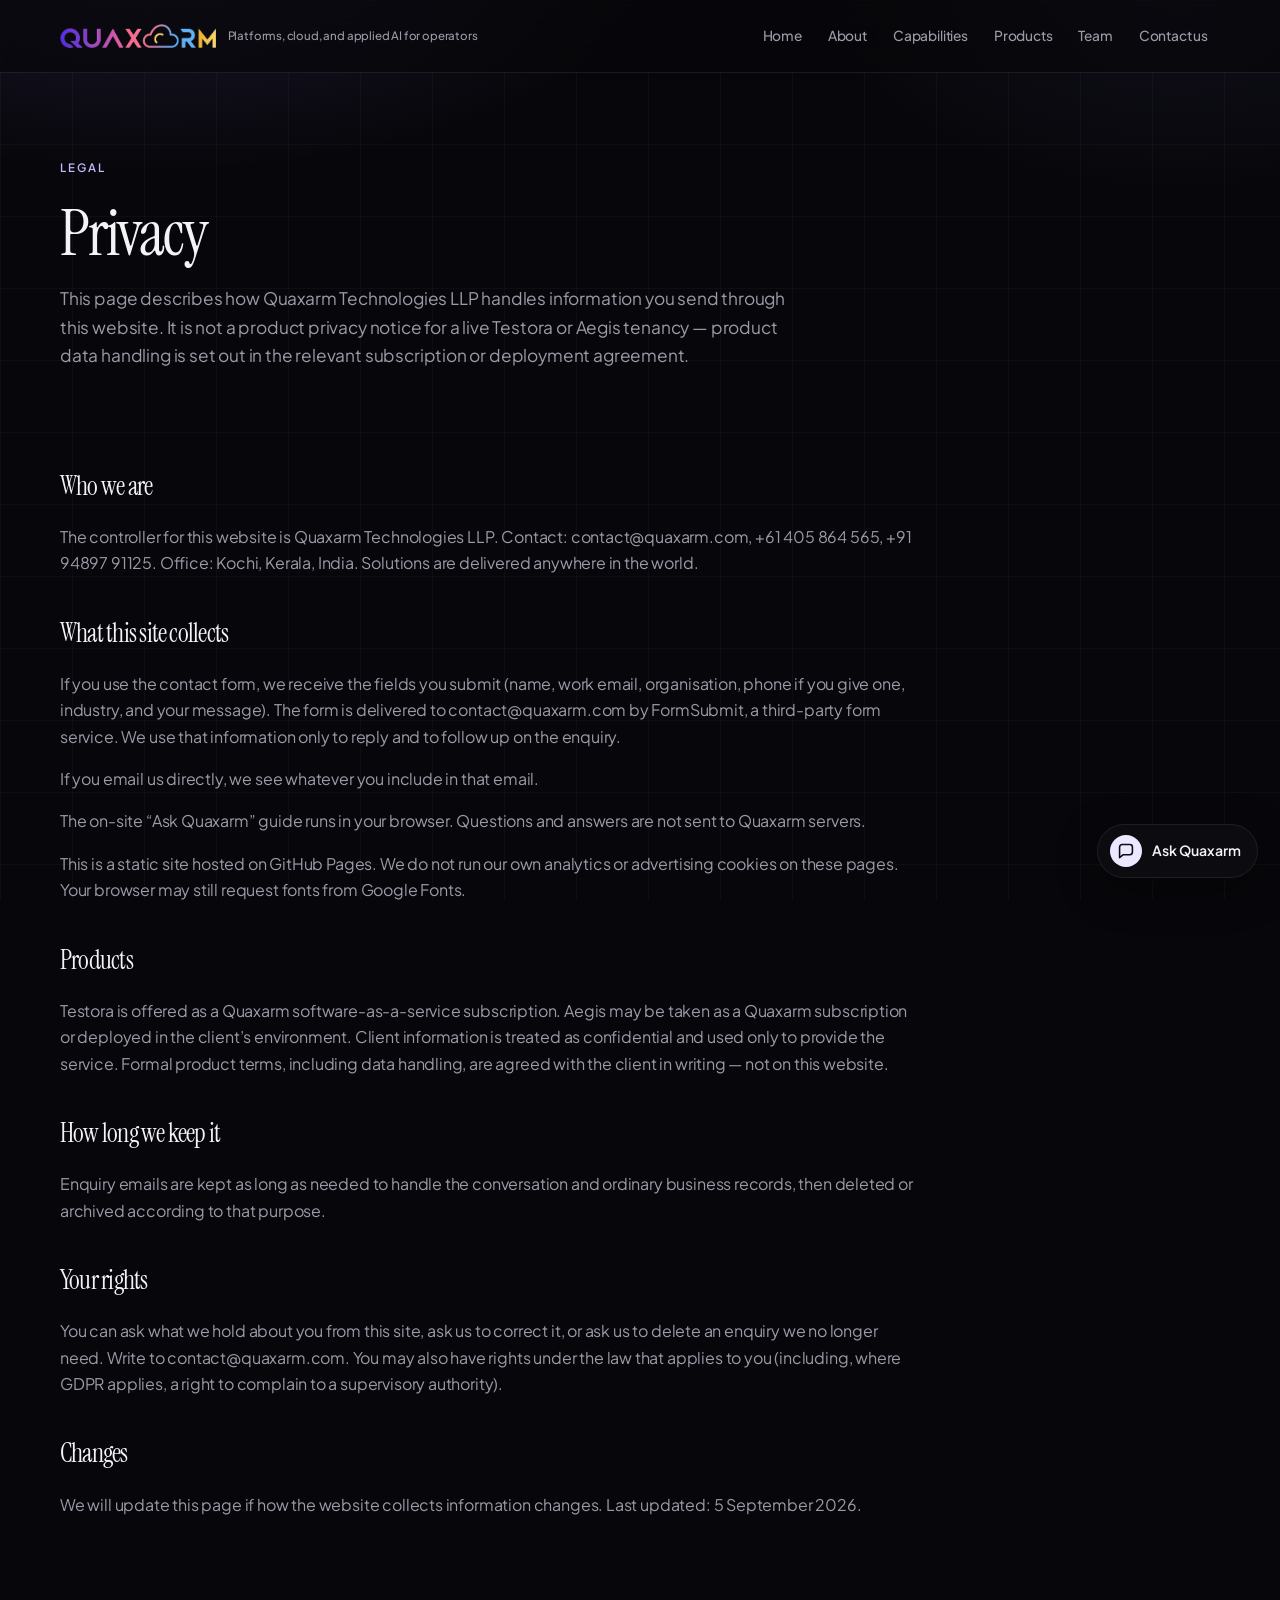
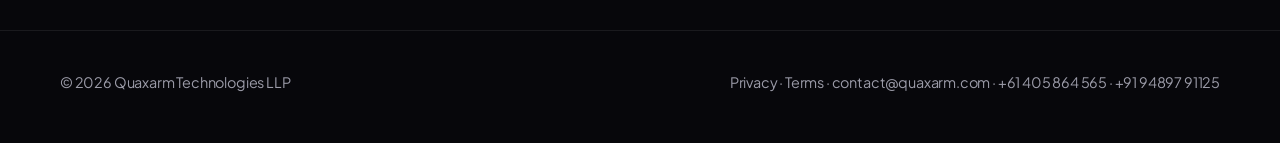
<file: privacy.html>
<!DOCTYPE html>
<html lang="en">
  <head>
    <meta charset="UTF-8" />
    <meta name="viewport" content="width=device-width, initial-scale=1" />
    <title>Privacy | Quaxarm Technologies LLP</title>
    <meta
      name="description"
      content="How Quaxarm Technologies LLP collects and uses information from this website."
    />
    <meta name="theme-color" content="#07070b" />
    <link rel="canonical" href="https://quaxarm.com/privacy.html" />
    <link rel="icon" href="assets/brand/logo.png" />
    <link rel="preconnect" href="https://fonts.googleapis.com" />
    <link rel="preconnect" href="https://fonts.gstatic.com" crossorigin />
    <link
      href="https://fonts.googleapis.com/css2?family=Instrument+Serif:ital@0;1&family=Plus+Jakarta+Sans:ital,wght@0,400;0,500;0,600;0,700;1,400&display=swap"
      rel="stylesheet"
    />
    <link rel="stylesheet" href="css/styles.css?v=5" />
  </head>
  <body>
    <div class="page-bg"></div>
    <header class="site-header">
      <div class="wrap nav">
        <a class="brand" href="index.html" aria-label="Quaxarm home">
          <img class="wordmark" src="assets/brand/logo.png" alt="Quaxarm" />
          <span class="brand-tag">Platforms, cloud, and applied AI for operators</span>
        </a>
        <button class="menu-toggle" type="button" aria-expanded="false" aria-label="Open menu">☰</button>
        <nav class="nav-links">
          <a data-nav href="index.html">Home</a>
          <a data-nav href="about.html">About</a>
          <a data-nav href="capabilities.html">Capabilities</a>
          <a data-nav href="products.html">Products</a>
          <a data-nav href="team.html">Team</a>
          <a data-nav href="contact.html">Contact us</a>
        </nav>
      </div>
    </header>

    <main class="wrap">
      <section class="page-hero">
        <div class="eyebrow">Legal</div>
        <h1>Privacy</h1>
        <p class="lede">
          This page describes how Quaxarm Technologies LLP handles information you send through this
          website. It is not a product privacy notice for a live Testora or Aegis tenancy — product
          data handling is set out in the relevant subscription or deployment agreement.
        </p>
      </section>

      <article class="legal">
        <h2>Who we are</h2>
        <p>
          The controller for this website is Quaxarm Technologies LLP. Contact:
          <a href="mailto:contact@quaxarm.com">contact@quaxarm.com</a>,
          <a href="tel:+61405864565">+61 405 864 565</a>,
          <a href="tel:+919489791125">+91 94897 91125</a>.
          Office: Kochi, Kerala, India.
          Solutions are delivered anywhere in the world.
        </p>

        <h2>What this site collects</h2>
        <p>
          If you use the contact form, we receive the fields you submit (name, work email, organisation,
          phone if you give one, industry, and your message). The form is delivered to
          contact@quaxarm.com by FormSubmit, a third-party form service. We use that information only
          to reply and to follow up on the enquiry.
        </p>
        <p>
          If you email us directly, we see whatever you include in that email.
        </p>
        <p>
          The on-site “Ask Quaxarm” guide runs in your browser. Questions and answers are not sent to
          Quaxarm servers.
        </p>
        <p>
          This is a static site hosted on GitHub Pages. We do not run our own analytics or advertising
          cookies on these pages. Your browser may still request fonts from Google Fonts.
        </p>

        <h2>Products</h2>
        <p>
          Testora is offered as a Quaxarm software-as-a-service subscription. Aegis may be taken as a
          Quaxarm subscription or deployed in the client’s environment. Client information is treated
          as confidential and used only to provide the service. Formal product terms, including data
          handling, are agreed with the client in writing — not on this website.
        </p>

        <h2>How long we keep it</h2>
        <p>
          Enquiry emails are kept as long as needed to handle the conversation and ordinary business
          records, then deleted or archived according to that purpose.
        </p>

        <h2>Your rights</h2>
        <p>
          You can ask what we hold about you from this site, ask us to correct it, or ask us to delete
          an enquiry we no longer need. Write to contact@quaxarm.com. You may also have rights under
          the law that applies to you (including, where GDPR applies, a right to complain to a
          supervisory authority).
        </p>

        <h2>Changes</h2>
        <p>We will update this page if how the website collects information changes. Last updated: 5 September 2026.</p>
      </article>
    </main>

    <footer class="site-footer">
      <div class="wrap footer-row">
        <div>© 2026 Quaxarm Technologies LLP</div>
        <div>
          <a href="privacy.html">Privacy</a>
          ·
          <a href="terms.html">Terms</a>
          ·
          <a href="mailto:contact@quaxarm.com">contact@quaxarm.com</a>
          ·
          <a href="tel:+61405864565">+61 405 864 565</a>
          ·
          <a href="tel:+919489791125">+91 94897 91125</a>
        </div>
      </div>
    </footer>
    <script src="js/site.js"></script>
    <script src="js/assistant.js?v=12"></script>
  </body>
</html>
</file>
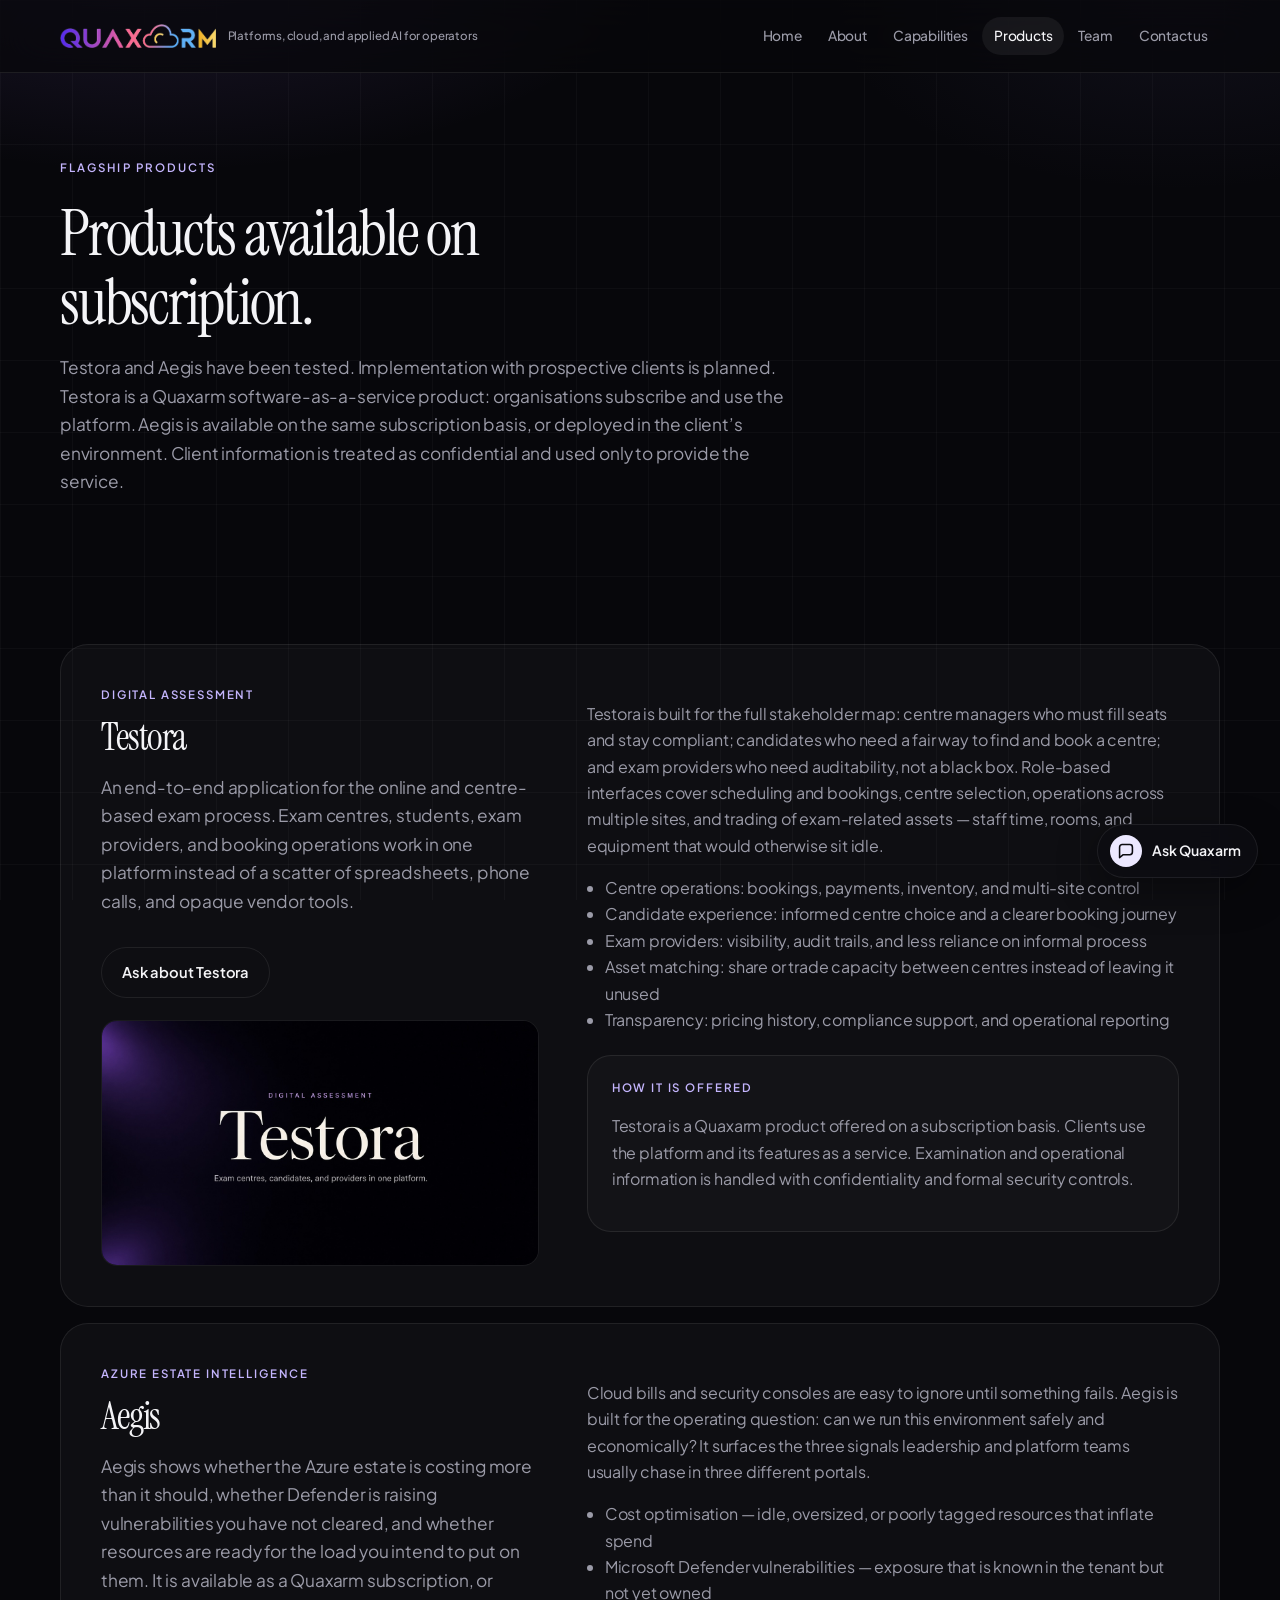
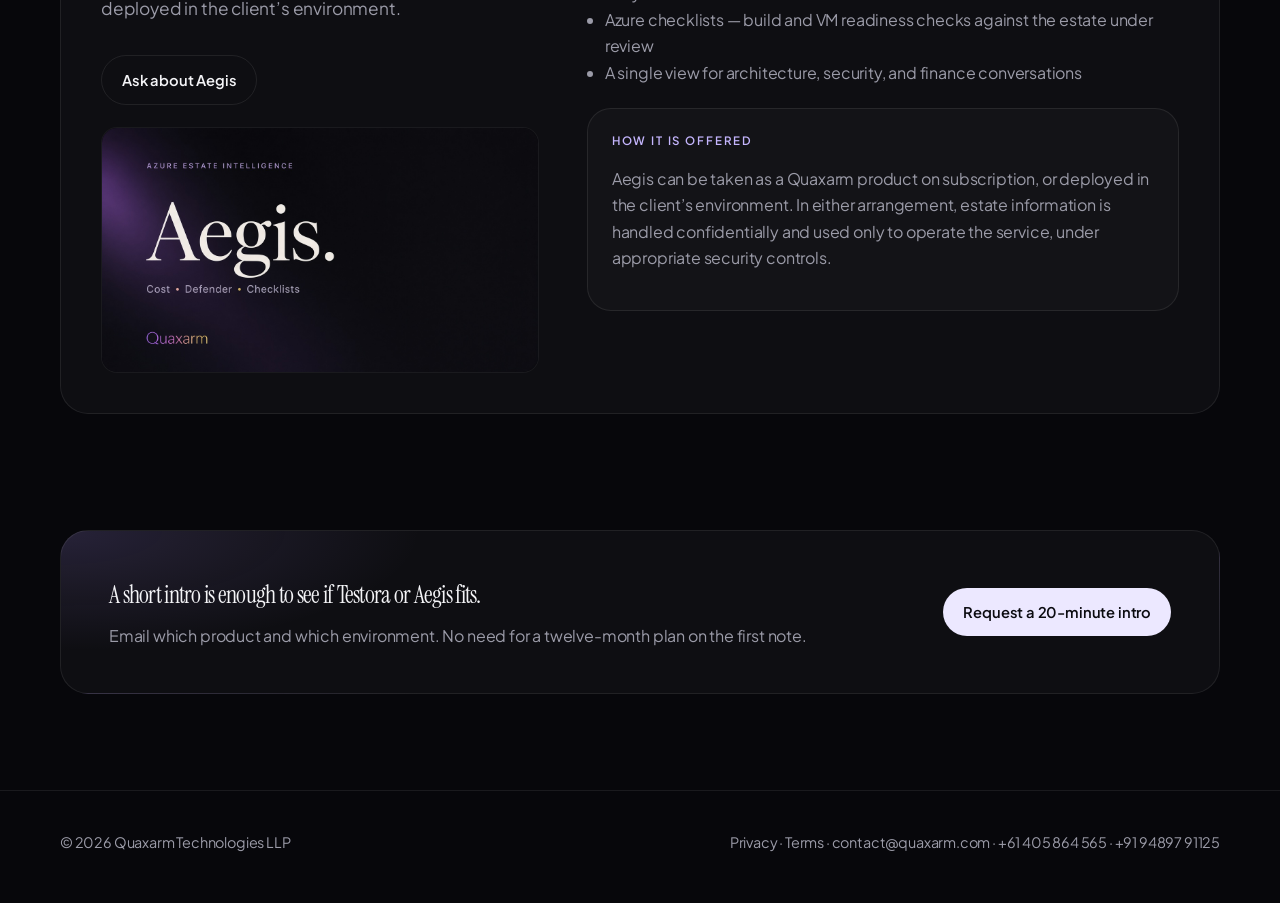
<file: products.html>
<!DOCTYPE html>
<html lang="en">
  <head>
    <meta charset="UTF-8" />
    <meta name="viewport" content="width=device-width, initial-scale=1" />
    <title>Products | Quaxarm</title>
    <meta
      name="description"
      content="Testora and Aegis from Quaxarm Technologies LLP: a subscription assessment platform, and Azure cost, Defender, and checklist intelligence as a service or in the client’s environment."
    />
    <meta name="theme-color" content="#07070b" />
    <link rel="canonical" href="https://quaxarm.com/products.html" />
    <link rel="icon" href="assets/brand/logo.png" />
    <link rel="preconnect" href="https://fonts.googleapis.com" />
    <link rel="preconnect" href="https://fonts.gstatic.com" crossorigin />
    <link
      href="https://fonts.googleapis.com/css2?family=Instrument+Serif:ital@0;1&family=Plus+Jakarta+Sans:ital,wght@0,400;0,500;0,600;0,700;1,400&display=swap"
      rel="stylesheet"
    />
    <link rel="stylesheet" href="css/styles.css?v=6" />
  </head>
  <body>
    <div class="page-bg"></div>
    <header class="site-header">
      <div class="wrap nav">
        <a class="brand" href="index.html" aria-label="Quaxarm home">
          <img class="wordmark" src="assets/brand/logo.png" alt="Quaxarm" />
          <span class="brand-tag">Platforms, cloud, and applied AI for operators</span>
        </a>
        <button class="menu-toggle" type="button" aria-expanded="false" aria-label="Open menu">☰</button>
        <nav class="nav-links">
          <a data-nav href="index.html">Home</a>
          <a data-nav href="about.html">About</a>
          <a data-nav href="capabilities.html">Capabilities</a>
          <a data-nav href="products.html">Products</a>
          <a data-nav href="team.html">Team</a>
          <a data-nav href="contact.html">Contact us</a>
        </nav>
      </div>
    </header>

    <main class="wrap">
      <section class="page-hero">
        <div class="eyebrow">Flagship products</div>
        <h1>Products available on subscription.</h1>
        <p class="lede">
          Testora and Aegis have been tested. Implementation with prospective clients is planned.
          Testora is a Quaxarm software-as-a-service product: organisations subscribe and use the
          platform. Aegis is available on the same subscription basis, or deployed in the client’s
          environment. Client information is treated as confidential and used only to provide the service.
        </p>
      </section>

      <section class="section">
        <article class="product">
          <div>
            <div class="kicker">Digital assessment</div>
            <h2>Testora</h2>
            <p class="lede">
              An end-to-end application for the online and centre-based exam process. Exam centres, students,
              exam providers, and booking operations work in one platform instead of a scatter of spreadsheets,
              phone calls, and opaque vendor tools.
            </p>
            <a class="btn btn-ghost" href="contact.html">Ask about Testora</a>
            <video
              class="product-demo"
              autoplay
              muted
              loop
              playsinline
              poster="assets/testora-demo-poster.png"
              aria-label="Short Testora product demo"
            >
              <source src="assets/testora-demo.mp4" type="video/mp4" />
            </video>
          </div>
          <div>
            <p>
              Testora is built for the full stakeholder map: centre managers who must fill seats and stay
              compliant; candidates who need a fair way to find and book a centre; and exam providers who need
              auditability, not a black box. Role-based interfaces cover scheduling and bookings, centre
              selection, operations across multiple sites, and trading of exam-related assets — staff time,
              rooms, and equipment that would otherwise sit idle.
            </p>
            <ul>
              <li>Centre operations: bookings, payments, inventory, and multi-site control</li>
              <li>Candidate experience: informed centre choice and a clearer booking journey</li>
              <li>Exam providers: visibility, audit trails, and less reliance on informal process</li>
              <li>Asset matching: share or trade capacity between centres instead of leaving it unused</li>
              <li>Transparency: pricing history, compliance support, and operational reporting</li>
            </ul>
            <div class="panel product-trust">
              <div class="kicker">How it is offered</div>
              <p>
                Testora is a Quaxarm product offered on a subscription basis. Clients use the platform and
                its features as a service. Examination and operational information is handled with
                confidentiality and formal security controls.
              </p>
            </div>
          </div>
        </article>

        <article class="product">
          <div>
            <div class="kicker">Azure estate intelligence</div>
            <h2>Aegis</h2>
            <p class="lede">
              Aegis shows whether the Azure estate is costing more than it should, whether Defender is
              raising vulnerabilities you have not cleared, and whether resources are ready for the load
              you intend to put on them. It is available as a Quaxarm subscription, or deployed in the
              client’s environment.
            </p>
            <a class="btn btn-ghost" href="contact.html">Ask about Aegis</a>
            <video
              class="product-demo"
              autoplay
              muted
              loop
              playsinline
              poster="assets/aegis-demo-poster.png"
              aria-label="Short Aegis product demo"
            >
              <source src="assets/aegis-demo.mp4" type="video/mp4" />
            </video>
          </div>
          <div>
            <p>
              Cloud bills and security consoles are easy to ignore until something fails. Aegis is built for
              the operating question: can we run this environment safely and economically? It surfaces the
              three signals leadership and platform teams usually chase in three different portals.
            </p>
            <ul>
              <li>Cost optimisation — idle, oversized, or poorly tagged resources that inflate spend</li>
              <li>Microsoft Defender vulnerabilities — exposure that is known in the tenant but not yet owned</li>
              <li>Azure checklists — build and VM readiness checks against the estate under review</li>
              <li>A single view for architecture, security, and finance conversations</li>
            </ul>
            <div class="panel product-trust">
              <div class="kicker">How it is offered</div>
              <p>
                Aegis can be taken as a Quaxarm product on subscription, or deployed in the client’s
                environment. In either arrangement, estate information is handled confidentially and used
                only to operate the service, under appropriate security controls.
              </p>
            </div>
          </div>
        </article>
      </section>

      <div class="cta-band">
        <div>
          <h2>A short intro is enough to see if Testora or Aegis fits.</h2>
          <p>Email which product and which environment. No need for a twelve-month plan on the first note.</p>
        </div>
        <a class="btn btn-primary" href="contact.html">Request a 20-minute intro</a>
      </div>
    </main>

    <footer class="site-footer">
      <div class="wrap footer-row">
        <div>© 2026 Quaxarm Technologies LLP</div>
        <div>
          <a href="privacy.html">Privacy</a>
          ·
          <a href="terms.html">Terms</a>
          ·
          <a href="mailto:contact@quaxarm.com">contact@quaxarm.com</a>
          ·
          <a href="tel:+61405864565">+61 405 864 565</a>
          ·
          <a href="tel:+919489791125">+91 94897 91125</a>
        </div>
      </div>
    </footer>
    <script src="js/site.js"></script>
    <script src="js/assistant.js?v=12"></script>
  </body>
</html>
</file>
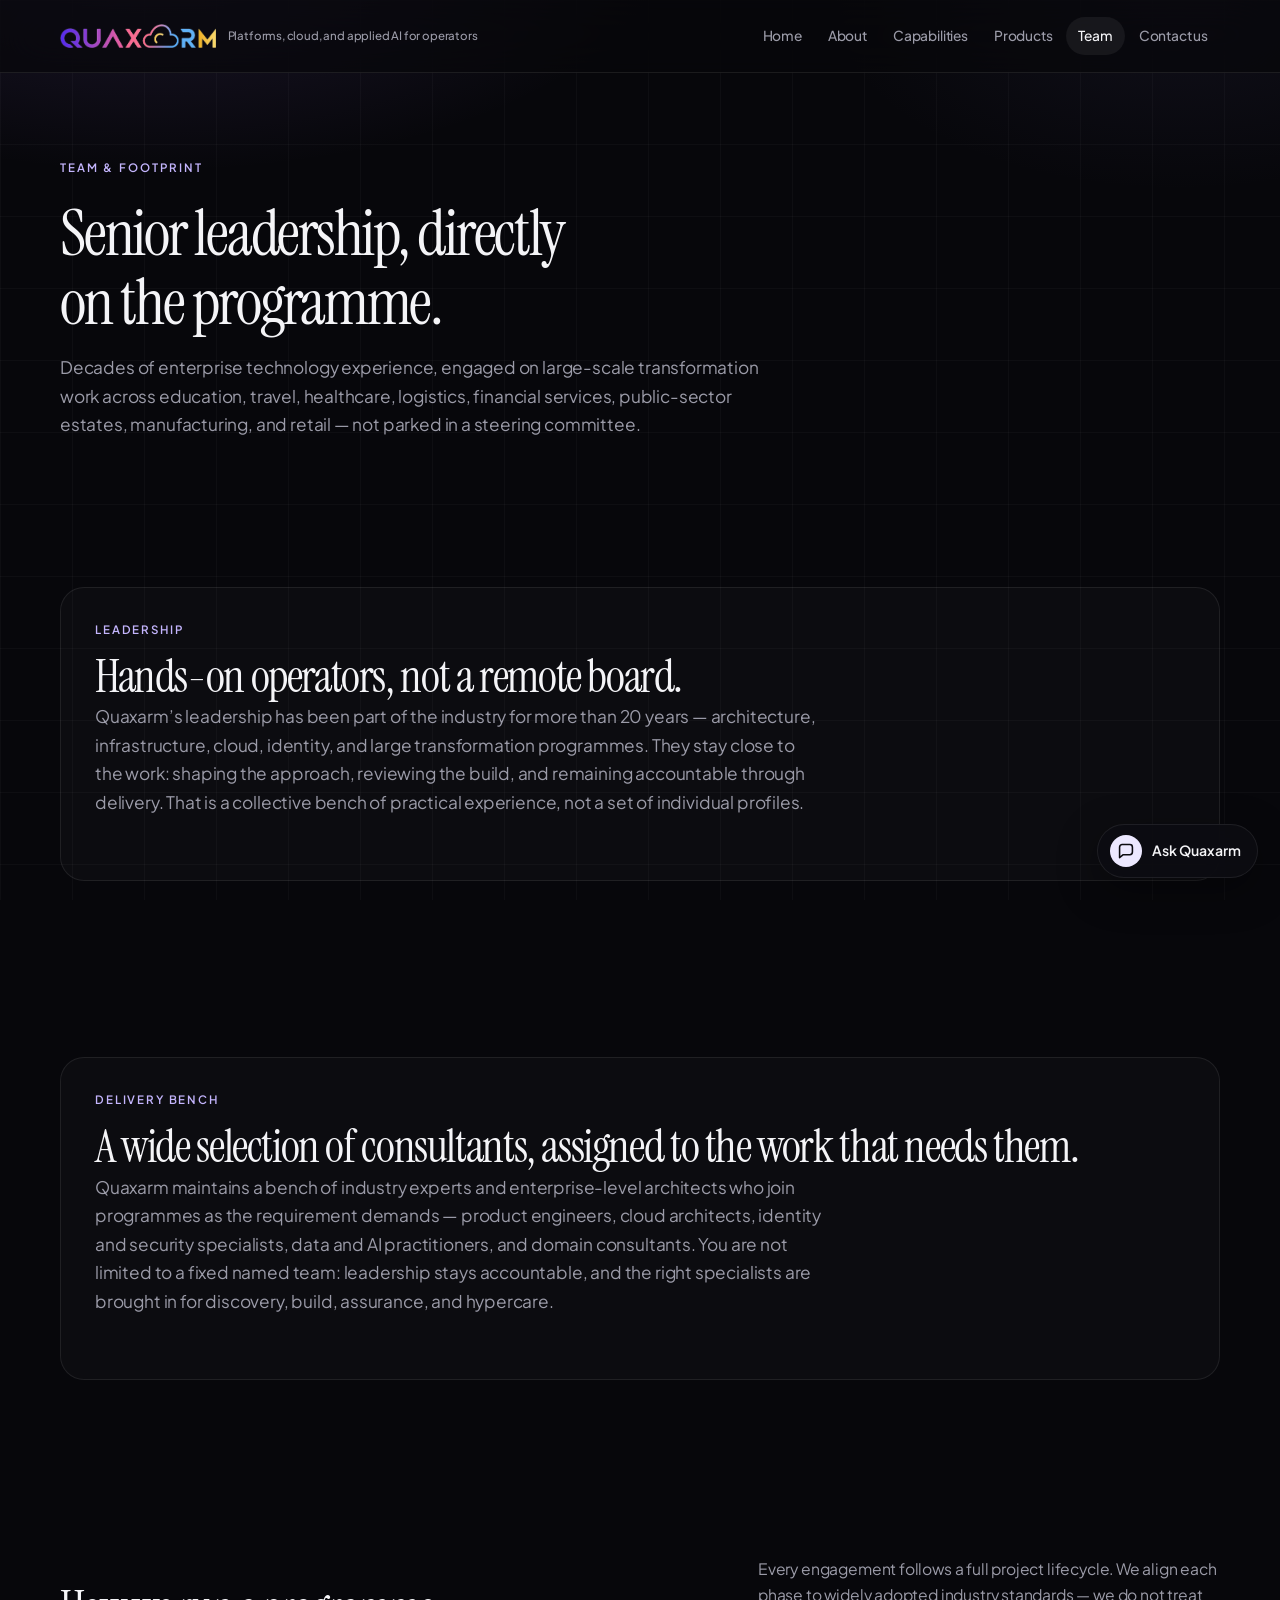
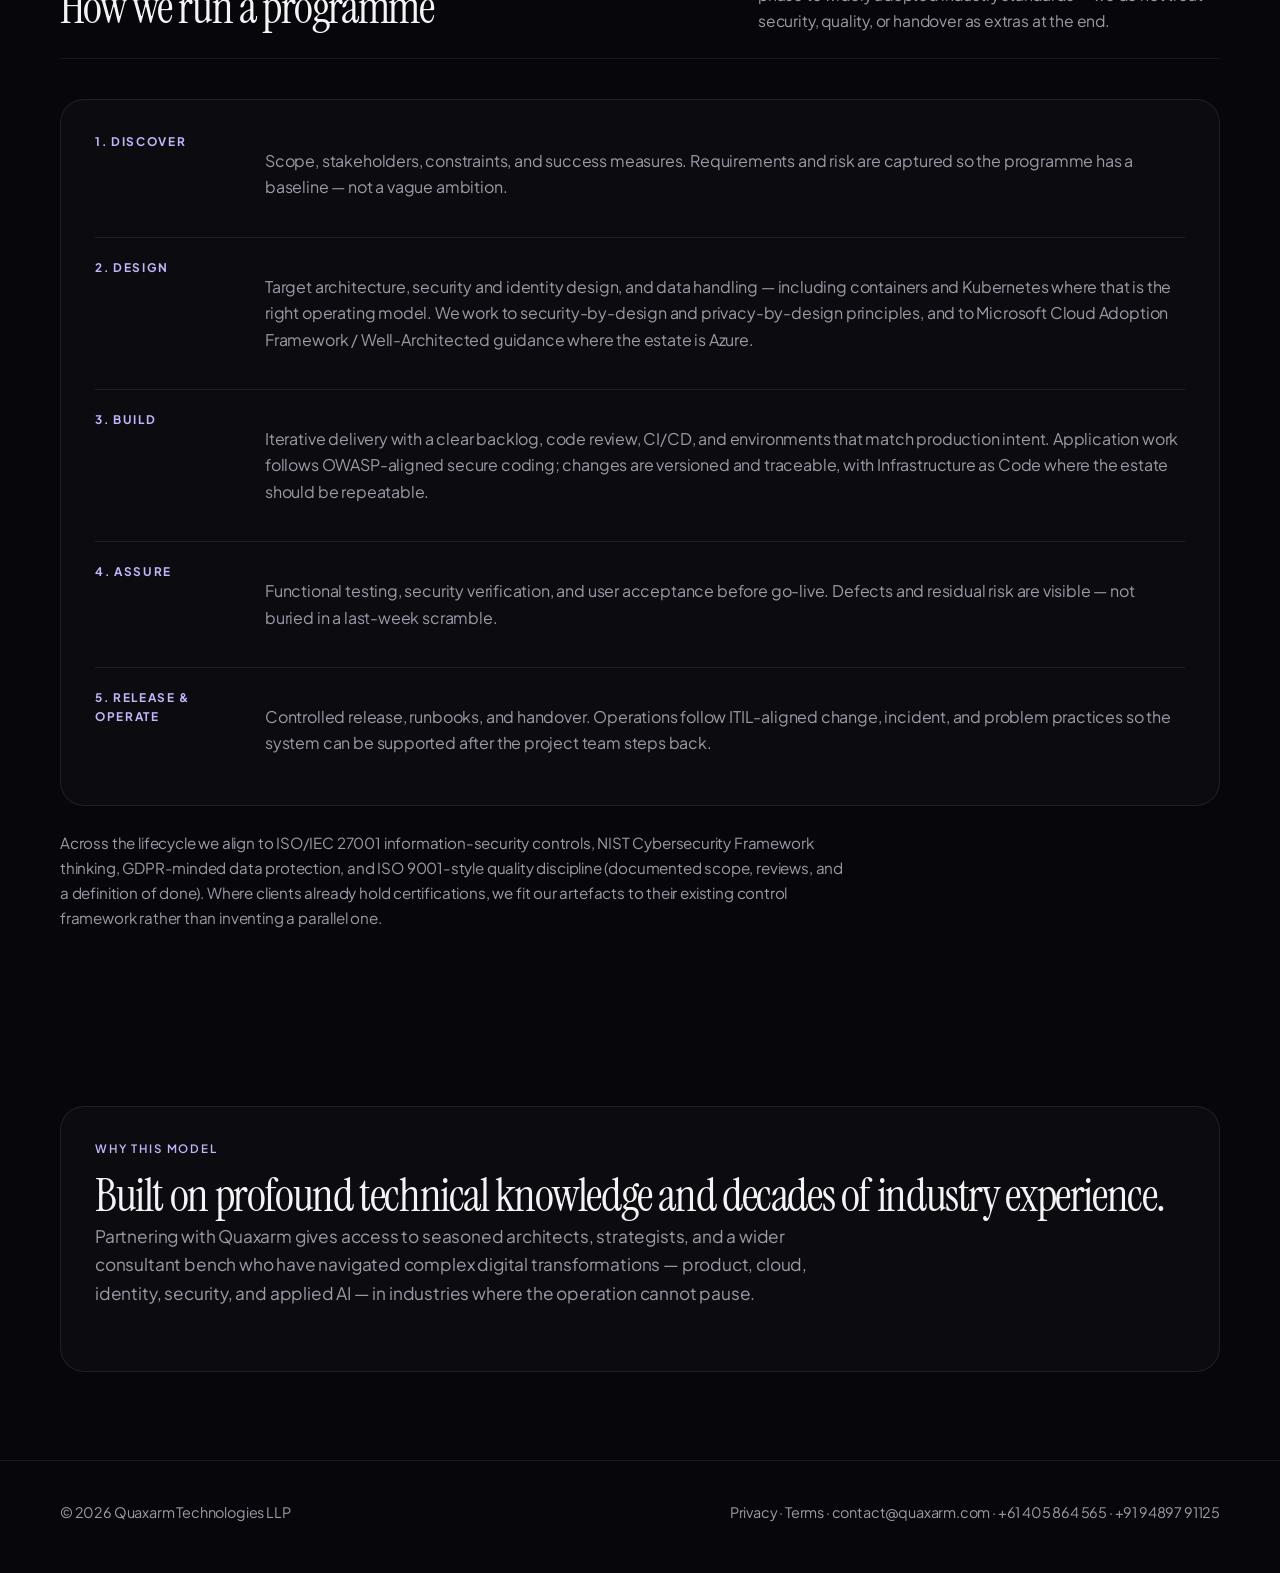
<file: team.html>
<!DOCTYPE html>
<html lang="en">
  <head>
    <meta charset="UTF-8" />
    <meta name="viewport" content="width=device-width, initial-scale=1" />
    <title>Team | Quaxarm</title>
    <meta
      name="description"
      content="Quaxarm programmes are led by a hands-on leadership bench with more than 20 years in the industry, supported by specialist consultants as the work requires."
    />
    <meta name="theme-color" content="#07070b" />
    <link rel="canonical" href="https://quaxarm.com/team.html" />
    <link rel="icon" href="assets/brand/logo.png" />
    <link rel="preconnect" href="https://fonts.googleapis.com" />
    <link rel="preconnect" href="https://fonts.gstatic.com" crossorigin />
    <link
      href="https://fonts.googleapis.com/css2?family=Instrument+Serif:ital@0;1&family=Plus+Jakarta+Sans:ital,wght@0,400;0,500;0,600;0,700;1,400&display=swap"
      rel="stylesheet"
    />
    <link rel="stylesheet" href="css/styles.css?v=5" />
  </head>
  <body>
    <div class="page-bg"></div>
    <header class="site-header">
      <div class="wrap nav">
        <a class="brand" href="index.html" aria-label="Quaxarm home">
          <img class="wordmark" src="assets/brand/logo.png" alt="Quaxarm" />
          <span class="brand-tag">Platforms, cloud, and applied AI for operators</span>
        </a>
        <button class="menu-toggle" type="button" aria-expanded="false" aria-label="Open menu">☰</button>
        <nav class="nav-links">
          <a data-nav href="index.html">Home</a>
          <a data-nav href="about.html">About</a>
          <a data-nav href="capabilities.html">Capabilities</a>
          <a data-nav href="products.html">Products</a>
          <a data-nav href="team.html">Team</a>
          <a data-nav href="contact.html">Contact us</a>
        </nav>
      </div>
    </header>

    <main class="wrap">
      <section class="page-hero">
        <div class="eyebrow">Team &amp; footprint</div>
        <h1>Senior leadership, directly on the programme.</h1>
        <p class="lede">
          Decades of enterprise technology experience, engaged on large-scale transformation work across
          education, travel, healthcare, logistics, financial services, public-sector estates, manufacturing,
          and retail — not parked in a steering committee.
        </p>
      </section>

      <section class="section">
        <div class="panel">
          <div class="kicker">Leadership</div>
          <h2>Hands-on operators, not a remote board.</h2>
          <p class="lede">
            Quaxarm’s leadership has been part of the industry for more than 20 years — architecture,
            infrastructure, cloud, identity, and large transformation programmes. They stay close to the
            work: shaping the approach, reviewing the build, and remaining accountable through delivery.
            That is a collective bench of practical experience, not a set of individual profiles.
          </p>
        </div>
      </section>

      <section class="section">
        <div class="panel">
          <div class="kicker">Delivery bench</div>
          <h2>A wide selection of consultants, assigned to the work that needs them.</h2>
          <p class="lede">
            Quaxarm maintains a bench of industry experts and enterprise-level architects who join programmes
            as the requirement demands — product engineers, cloud architects, identity and security specialists,
            data and AI practitioners, and domain consultants. You are not limited to a fixed named team:
            leadership stays accountable, and the right specialists are brought in for discovery, build, assurance,
            and hypercare.
          </p>
        </div>
      </section>

      <section class="section">
        <div class="section-head">
          <h2>How we run a programme</h2>
          <p class="intro">
            Every engagement follows a full project lifecycle. We align each phase to widely adopted industry
            standards — we do not treat security, quality, or handover as extras at the end.
          </p>
        </div>
        <div class="panel">
          <div class="phase">
            <strong>1. Discover</strong>
            <p>
              Scope, stakeholders, constraints, and success measures. Requirements and risk are captured so
              the programme has a baseline — not a vague ambition.
            </p>
          </div>
          <div class="phase">
            <strong>2. Design</strong>
            <p>
              Target architecture, security and identity design, and data handling — including containers
              and Kubernetes where that is the right operating model. We work to security-by-design and
              privacy-by-design principles, and to Microsoft Cloud Adoption Framework / Well-Architected
              guidance where the estate is Azure.
            </p>
          </div>
          <div class="phase">
            <strong>3. Build</strong>
            <p>
              Iterative delivery with a clear backlog, code review, CI/CD, and environments that match
              production intent. Application work follows OWASP-aligned secure coding; changes are versioned
              and traceable, with Infrastructure as Code where the estate should be repeatable.
            </p>
          </div>
          <div class="phase">
            <strong>4. Assure</strong>
            <p>
              Functional testing, security verification, and user acceptance before go-live. Defects and residual
              risk are visible — not buried in a last-week scramble.
            </p>
          </div>
          <div class="phase">
            <strong>5. Release &amp; operate</strong>
            <p>
              Controlled release, runbooks, and handover. Operations follow ITIL-aligned change, incident, and
              problem practices so the system can be supported after the project team steps back.
            </p>
          </div>
        </div>
        <p class="also">
          Across the lifecycle we align to ISO/IEC 27001 information-security controls, NIST Cybersecurity Framework
          thinking, GDPR-minded data protection, and ISO 9001-style quality discipline (documented scope, reviews,
          and a definition of done). Where clients already hold certifications, we fit our artefacts to their
          existing control framework rather than inventing a parallel one.
        </p>
      </section>

      <section class="section">
        <div class="panel">
          <div class="kicker">Why this model</div>
          <h2>Built on profound technical knowledge and decades of industry experience.</h2>
          <p class="lede">
            Partnering with Quaxarm gives access to seasoned architects, strategists, and a wider consultant
            bench who have navigated complex digital transformations — product, cloud, identity, security, and
            applied AI — in industries where the operation cannot pause.
          </p>
        </div>
      </section>
    </main>

    <footer class="site-footer">
      <div class="wrap footer-row">
        <div>© 2026 Quaxarm Technologies LLP</div>
        <div>
          <a href="privacy.html">Privacy</a>
          ·
          <a href="terms.html">Terms</a>
          ·
          <a href="mailto:contact@quaxarm.com">contact@quaxarm.com</a>
          ·
          <a href="tel:+61405864565">+61 405 864 565</a>
          ·
          <a href="tel:+919489791125">+91 94897 91125</a>
        </div>
      </div>
    </footer>
    <script src="js/site.js"></script>
    <script src="js/assistant.js?v=12"></script>
  </body>
</html>
</file>
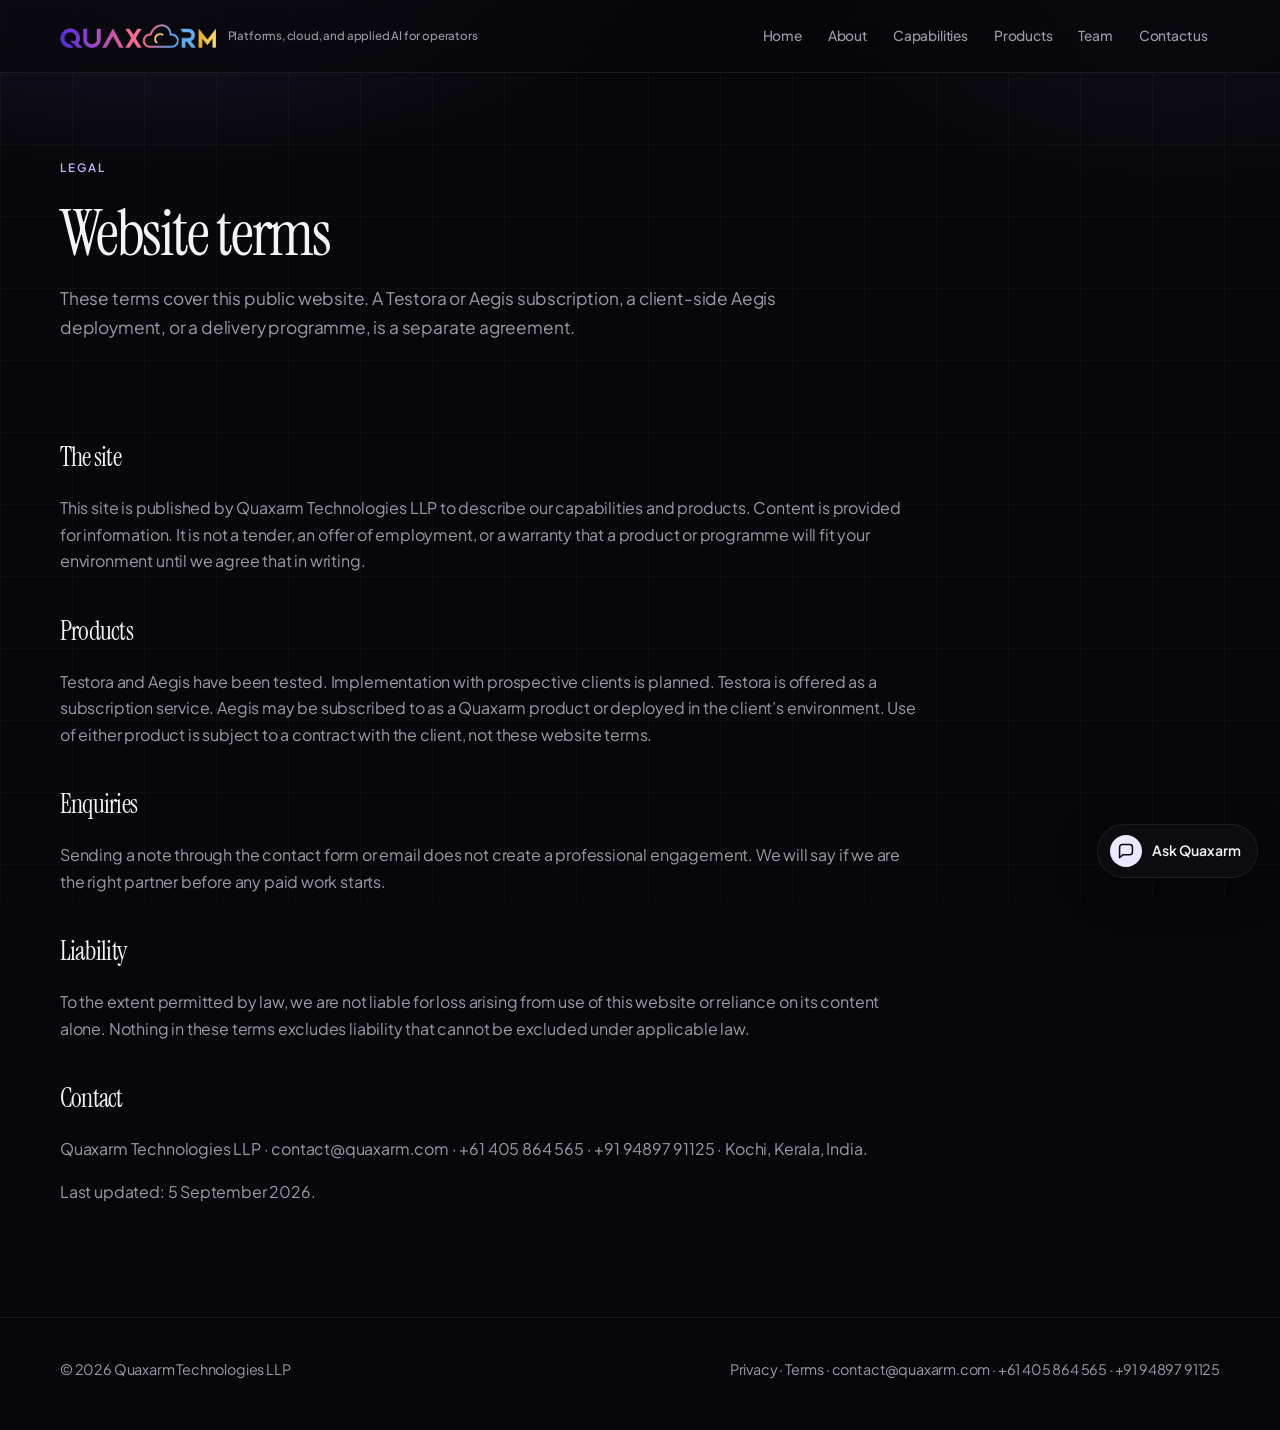
<file: terms.html>
<!DOCTYPE html>
<html lang="en">
  <head>
    <meta charset="UTF-8" />
    <meta name="viewport" content="width=device-width, initial-scale=1" />
    <title>Terms | Quaxarm Technologies LLP</title>
    <meta name="description" content="Website terms of use for Quaxarm Technologies LLP." />
    <meta name="theme-color" content="#07070b" />
    <link rel="canonical" href="https://quaxarm.com/terms.html" />
    <link rel="icon" href="assets/brand/logo.png" />
    <link rel="preconnect" href="https://fonts.googleapis.com" />
    <link rel="preconnect" href="https://fonts.gstatic.com" crossorigin />
    <link
      href="https://fonts.googleapis.com/css2?family=Instrument+Serif:ital@0;1&family=Plus+Jakarta+Sans:ital,wght@0,400;0,500;0,600;0,700;1,400&display=swap"
      rel="stylesheet"
    />
    <link rel="stylesheet" href="css/styles.css?v=5" />
  </head>
  <body>
    <div class="page-bg"></div>
    <header class="site-header">
      <div class="wrap nav">
        <a class="brand" href="index.html" aria-label="Quaxarm home">
          <img class="wordmark" src="assets/brand/logo.png" alt="Quaxarm" />
          <span class="brand-tag">Platforms, cloud, and applied AI for operators</span>
        </a>
        <button class="menu-toggle" type="button" aria-expanded="false" aria-label="Open menu">☰</button>
        <nav class="nav-links">
          <a data-nav href="index.html">Home</a>
          <a data-nav href="about.html">About</a>
          <a data-nav href="capabilities.html">Capabilities</a>
          <a data-nav href="products.html">Products</a>
          <a data-nav href="team.html">Team</a>
          <a data-nav href="contact.html">Contact us</a>
        </nav>
      </div>
    </header>

    <main class="wrap">
      <section class="page-hero">
        <div class="eyebrow">Legal</div>
        <h1>Website terms</h1>
        <p class="lede">
          These terms cover this public website. A Testora or Aegis subscription, a client-side Aegis
          deployment, or a delivery programme, is a separate agreement.
        </p>
      </section>

      <article class="legal">
        <h2>The site</h2>
        <p>
          This site is published by Quaxarm Technologies LLP to describe our capabilities and products.
          Content is provided for information. It is not a tender, an offer of employment, or a warranty
          that a product or programme will fit your environment until we agree that in writing.
        </p>

        <h2>Products</h2>
        <p>
          Testora and Aegis have been tested. Implementation with prospective clients is planned.
          Testora is offered as a subscription service. Aegis may be subscribed to as a Quaxarm product
          or deployed in the client’s environment. Use of either product is subject to a contract with
          the client, not these website terms.
        </p>

        <h2>Enquiries</h2>
        <p>
          Sending a note through the contact form or email does not create a professional engagement.
          We will say if we are the right partner before any paid work starts.
        </p>

        <h2>Liability</h2>
        <p>
          To the extent permitted by law, we are not liable for loss arising from use of this website
          or reliance on its content alone. Nothing in these terms excludes liability that cannot be
          excluded under applicable law.
        </p>

        <h2>Contact</h2>
        <p>
          Quaxarm Technologies LLP ·
          <a href="mailto:contact@quaxarm.com">contact@quaxarm.com</a>
          ·
          <a href="tel:+61405864565">+61 405 864 565</a>
          ·
          <a href="tel:+919489791125">+91 94897 91125</a>
          · Kochi, Kerala, India.
        </p>
        <p>Last updated: 5 September 2026.</p>
      </article>
    </main>

    <footer class="site-footer">
      <div class="wrap footer-row">
        <div>© 2026 Quaxarm Technologies LLP</div>
        <div>
          <a href="privacy.html">Privacy</a>
          ·
          <a href="terms.html">Terms</a>
          ·
          <a href="mailto:contact@quaxarm.com">contact@quaxarm.com</a>
          ·
          <a href="tel:+61405864565">+61 405 864 565</a>
          ·
          <a href="tel:+919489791125">+91 94897 91125</a>
        </div>
      </div>
    </footer>
    <script src="js/site.js"></script>
    <script src="js/assistant.js?v=12"></script>
  </body>
</html>
</file>
<file: css/styles.css>
:root {
  --bg: #07070b;
  --bg-2: #0c0c12;
  --card: rgba(255, 255, 255, 0.03);
  --card-hover: rgba(255, 255, 255, 0.055);
  --line: rgba(255, 255, 255, 0.08);
  --text: #f4f4f7;
  --muted: #9b9ba8;
  --accent: #c4b5fd;
  --accent-2: #a78bfa;
  --ink: #0b0b10;
  --radius: 20px;
  --font: "Plus Jakarta Sans", system-ui, sans-serif;
  --serif: "Instrument Serif", Georgia, serif;
  --max: 1160px;
  --ease: cubic-bezier(0.22, 1, 0.36, 1);
}

*,
*::before,
*::after {
  box-sizing: border-box;
}

html {
  scroll-behavior: smooth;
}

body {
  margin: 0;
  font-family: var(--font);
  background: var(--bg);
  color: var(--text);
  line-height: 1.65;
  min-height: 100vh;
  letter-spacing: -0.011em;
  color-scheme: dark;
}

img {
  max-width: 100%;
  display: block;
}

a {
  color: inherit;
  text-decoration: none;
}

.skip {
  position: absolute;
  left: -999px;
}

.skip:focus {
  left: 16px;
  top: 16px;
  z-index: 100;
  background: #fff;
  color: #000;
  padding: 8px 12px;
}

.page-bg {
  position: fixed;
  inset: 0;
  z-index: -1;
  background-color: var(--bg);
  background-image:
    radial-gradient(900px 420px at 12% -8%, rgba(124, 92, 191, 0.2), transparent 58%),
    radial-gradient(700px 380px at 92% 0%, rgba(88, 80, 140, 0.12), transparent 50%),
    linear-gradient(rgba(255, 255, 255, 0.028) 1px, transparent 1px),
    linear-gradient(90deg, rgba(255, 255, 255, 0.028) 1px, transparent 1px);
  background-size: auto, auto, 72px 72px, 72px 72px;
}

.wrap {
  width: min(var(--max), calc(100% - 48px));
  margin: 0 auto;
}

.site-header {
  position: sticky;
  top: 0;
  z-index: 40;
  backdrop-filter: blur(22px) saturate(1.2);
  background: rgba(7, 7, 11, 0.72);
  border-bottom: 1px solid var(--line);
}

.nav {
  display: flex;
  align-items: center;
  justify-content: space-between;
  min-height: 72px;
  gap: 24px;
}

.brand {
  display: flex;
  align-items: center;
  gap: 12px;
  min-width: 0;
}

.brand-tag {
  font-size: 0.72rem;
  font-weight: 500;
  color: var(--muted);
  line-height: 1.3;
  max-width: 18rem;
}

.brand img.wordmark {
  height: 24px;
  width: auto;
  mix-blend-mode: screen;
}

.nav-links {
  display: flex;
  align-items: center;
  gap: 2px;
}

.nav-links a {
  font-size: 0.86rem;
  font-weight: 500;
  color: var(--muted);
  padding: 8px 12px;
  border-radius: 999px;
  transition: color 0.2s var(--ease), background 0.2s var(--ease);
}

.nav-links a:hover,
.nav-links a.is-active {
  color: var(--text);
  background: rgba(255, 255, 255, 0.06);
}

.btn {
  display: inline-flex;
  align-items: center;
  justify-content: center;
  gap: 8px;
  border: 0;
  border-radius: 999px;
  padding: 12px 20px;
  font: inherit;
  font-size: 0.92rem;
  font-weight: 600;
  cursor: pointer;
  transition: transform 0.2s var(--ease), background 0.2s var(--ease), border-color 0.2s var(--ease);
}

.btn:hover {
  transform: translateY(-1px);
}

.btn-primary {
  color: var(--ink);
  background: #ece8ff;
}

.btn-primary:hover {
  background: #fff;
}

.btn-ghost {
  color: var(--text);
  background: transparent;
  border: 1px solid var(--line);
}

.btn-ghost:hover {
  background: rgba(255, 255, 255, 0.05);
  border-color: rgba(255, 255, 255, 0.18);
}

.menu-toggle {
  display: none;
  width: 42px;
  height: 42px;
  border-radius: 12px;
  border: 1px solid var(--line);
  background: transparent;
  color: var(--text);
}

.hero {
  padding: 108px 0 56px;
}

.eyebrow {
  display: inline-flex;
  align-items: center;
  gap: 8px;
  font-size: 0.72rem;
  font-weight: 600;
  letter-spacing: 0.18em;
  text-transform: uppercase;
  color: var(--accent);
  margin-bottom: 22px;
}

.hero h1 {
  font-family: var(--serif);
  font-weight: 400;
  font-size: clamp(3rem, 8vw, 5.8rem);
  line-height: 0.98;
  letter-spacing: -0.04em;
  margin: 0 0 24px;
  max-width: 13ch;
}

.hero h1 span {
  font-style: italic;
  color: var(--accent);
}

.lede {
  font-size: 1.08rem;
  color: var(--muted);
  max-width: 56ch;
  margin: 0 0 32px;
}

.hero-actions {
  display: flex;
  flex-wrap: wrap;
  gap: 10px;
}

.stats {
  display: grid;
  grid-template-columns: repeat(4, 1fr);
  gap: 0;
  margin: 72px 0 8px;
  border: 1px solid var(--line);
  border-radius: 22px;
  overflow: hidden;
  background: rgba(255, 255, 255, 0.02);
}

.stat {
  padding: 24px 22px;
  border-right: 1px solid var(--line);
}

.stat:last-child {
  border-right: 0;
}

.stat b {
  display: block;
  font-size: 1.85rem;
  font-family: var(--serif);
  font-weight: 400;
  margin-bottom: 6px;
  letter-spacing: -0.03em;
}

.stat span {
  color: var(--muted);
  font-size: 0.84rem;
}

.section {
  padding: 88px 0;
}

.section-head {
  display: flex;
  justify-content: space-between;
  align-items: end;
  gap: 32px;
  margin-bottom: 40px;
  padding-bottom: 24px;
  border-bottom: 1px solid var(--line);
}

.section h2 {
  font-family: var(--serif);
  font-size: clamp(2rem, 3.6vw, 2.9rem);
  font-weight: 400;
  margin: 0;
  letter-spacing: -0.03em;
  line-height: 1.12;
}

.section p.intro {
  color: var(--muted);
  max-width: 42ch;
  margin: 0;
  font-size: 0.98rem;
}

.grid-3,
.grid-2,
.grid-4,
.grid-auto {
  display: grid;
  gap: 14px;
}

.grid-3 {
  grid-template-columns: repeat(3, 1fr);
}

.grid-4 {
  grid-template-columns: repeat(4, 1fr);
}

.grid-auto {
  grid-template-columns: repeat(auto-fit, minmax(250px, 1fr));
}

.grid-2 {
  grid-template-columns: 1fr 1fr;
}

.also {
  color: var(--muted);
  margin: 24px 0 0;
  max-width: 72ch;
  font-size: 0.95rem;
}

.also a {
  color: var(--accent);
  border-bottom: 1px solid rgba(196, 181, 253, 0.35);
}

.card {
  background: var(--card);
  border: 1px solid var(--line);
  border-radius: var(--radius);
  padding: 26px;
  min-height: 100%;
  transition: transform 0.35s var(--ease), border-color 0.35s var(--ease), background 0.35s var(--ease);
}

.card:hover {
  background: var(--card-hover);
  border-color: rgba(196, 181, 253, 0.28);
  transform: translateY(-3px);
}

.card .icon {
  width: 44px;
  height: 44px;
  margin-bottom: 18px;
  mix-blend-mode: screen;
  opacity: 0.92;
}

.card .num {
  display: block;
  font-size: 0.72rem;
  font-weight: 600;
  letter-spacing: 0.14em;
  color: var(--accent);
  margin-bottom: 14px;
}

.card h3 {
  margin: 0 0 10px;
  font-size: 1.08rem;
  font-weight: 600;
  letter-spacing: -0.02em;
}

.card p,
.card li {
  color: var(--muted);
  font-size: 0.94rem;
}

.card ul {
  margin: 16px 0 0;
  padding-left: 18px;
}

.split {
  display: grid;
  grid-template-columns: 1.05fr 0.95fr;
  gap: 56px;
  align-items: center;
}

.panel {
  background: rgba(255, 255, 255, 0.025);
  border: 1px solid var(--line);
  border-radius: 24px;
  padding: 32px 34px;
}

.panel p + p {
  margin-top: 14px;
  padding-top: 14px;
  border-top: 1px solid var(--line);
}

.kicker {
  color: var(--accent);
  font-size: 0.72rem;
  font-weight: 600;
  letter-spacing: 0.16em;
  text-transform: uppercase;
  margin-bottom: 12px;
}

.product p,
.product li,
.phase p {
  color: var(--muted);
}

.product ul {
  margin: 16px 0 0;
  padding-left: 18px;
}

.product-trust {
  margin-top: 22px;
  padding: 22px 24px;
}

.product-trust .kicker {
  margin-bottom: 8px;
}

.product {
  display: grid;
  grid-template-columns: 0.85fr 1.15fr;
  gap: 48px;
  align-items: start;
  padding: 40px;
  margin-bottom: 16px;
  background: var(--card);
  border: 1px solid var(--line);
  border-radius: 28px;
}

.product h2 {
  margin: 8px 0 14px;
  font-family: var(--serif);
  font-weight: 400;
  font-size: clamp(2rem, 3vw, 2.6rem);
  letter-spacing: -0.03em;
}

.product-demo {
  display: block;
  width: 100%;
  margin-top: 22px;
  border-radius: 16px;
  border: 1px solid var(--line);
  background: #07070b;
  aspect-ratio: 16 / 9;
  object-fit: cover;
}

.phase {
  display: grid;
  grid-template-columns: 150px 1fr;
  gap: 20px;
  padding: 20px 0;
  border-bottom: 1px solid var(--line);
}

.phase:last-child {
  border-bottom: 0;
  padding-bottom: 0;
}

.phase:first-child {
  padding-top: 0;
}

.phase strong {
  color: var(--accent);
  font-size: 0.74rem;
  letter-spacing: 0.14em;
  text-transform: uppercase;
}

.cta-band {
  margin: 12px 0 96px;
  padding: 44px 48px;
  border-radius: 28px;
  border: 1px solid var(--line);
  background:
    radial-gradient(600px 200px at 0% 0%, rgba(167, 139, 250, 0.16), transparent 60%),
    rgba(255, 255, 255, 0.03);
  display: flex;
  justify-content: space-between;
  align-items: center;
  gap: 24px;
}

.cta-band h2 {
  margin: 0 0 8px;
  font-family: var(--serif);
  font-weight: 400;
  letter-spacing: -0.03em;
}

.cta-band p {
  margin: 0;
  color: var(--muted);
}

.site-footer {
  border-top: 1px solid var(--line);
  padding: 40px 0 48px;
  color: var(--muted);
  font-size: 0.9rem;
}

.footer-row {
  display: flex;
  justify-content: space-between;
  gap: 24px;
  flex-wrap: wrap;
  align-items: center;
}

.footer-row a {
  color: var(--muted);
}

.footer-row a:hover {
  color: var(--text);
}

.page-hero {
  padding: 80px 0 28px;
}

.page-hero h1 {
  font-family: var(--serif);
  font-size: clamp(2.4rem, 5.4vw, 4rem);
  font-weight: 400;
  margin: 0 0 16px;
  letter-spacing: -0.035em;
  line-height: 1.08;
  max-width: 18ch;
}

.contact-layout {
  display: grid;
  grid-template-columns: 0.8fr 1.2fr;
  gap: 28px;
  padding-bottom: 96px;
}

.contact-meta {
  display: grid;
  gap: 12px;
}

.contact-item {
  display: flex;
  gap: 14px;
  align-items: flex-start;
  padding: 18px;
  border: 1px solid var(--line);
  border-radius: 16px;
  background: var(--card);
  transition: border-color 0.2s var(--ease);
}

.contact-item:hover {
  border-color: rgba(196, 181, 253, 0.3);
}

.contact-item img {
  width: 26px;
  height: 26px;
  mix-blend-mode: screen;
}

.contact-item span {
  display: block;
  color: var(--muted);
  font-size: 0.72rem;
  text-transform: uppercase;
  letter-spacing: 0.1em;
  font-weight: 600;
  margin-bottom: 4px;
}

.form {
  display: grid;
  gap: 14px;
  padding: 28px;
  border: 1px solid var(--line);
  border-radius: 24px;
  background: var(--card);
}

label {
  display: grid;
  gap: 7px;
  font-size: 0.86rem;
  font-weight: 500;
}

input,
textarea,
select {
  font: inherit;
  color: var(--text);
  background: #0b0b12;
  border: 1px solid var(--line);
  border-radius: 12px;
  padding: 12px 14px;
  transition: border-color 0.2s var(--ease);
}

select {
  appearance: none;
  background-image: linear-gradient(45deg, transparent 50%, var(--muted) 50%),
    linear-gradient(135deg, var(--muted) 50%, transparent 50%);
  background-position: calc(100% - 18px) calc(50% - 3px), calc(100% - 12px) calc(50% - 3px);
  background-size: 6px 6px, 6px 6px;
  background-repeat: no-repeat;
}

textarea {
  min-height: 140px;
  resize: vertical;
}

input:focus,
textarea:focus,
select:focus {
  outline: none;
  border-color: rgba(167, 139, 250, 0.7);
}

.form-row {
  display: grid;
  grid-template-columns: 1fr 1fr;
  gap: 14px;
}

.form-status {
  min-height: 1.4em;
  font-size: 0.9rem;
}

.form-status.ok {
  color: #99f6e4;
}

.form-status.err {
  color: #fda4af;
}

.form-fineprint {
  margin: 0;
  font-size: 0.82rem;
  color: var(--muted);
}

.form-fineprint a {
  text-decoration: underline;
  text-underline-offset: 3px;
}

.legal {
  max-width: 72ch;
  padding-bottom: 96px;
}

.legal h2 {
  font-family: var(--serif);
  font-weight: 400;
  font-size: 1.6rem;
  margin: 36px 0 12px;
  letter-spacing: -0.03em;
}

.legal p,
.legal li {
  color: var(--muted);
}

.legal ul {
  padding-left: 18px;
}

.honey {
  display: none !important;
}

.reveal {
  opacity: 0;
  transform: translateY(18px);
  animation: rise 0.8s var(--ease) forwards;
}

.reveal:nth-child(2) { animation-delay: 0.05s; }
.reveal:nth-child(3) { animation-delay: 0.1s; }

@keyframes rise {
  to {
    opacity: 1;
    transform: none;
  }
}

@media (max-width: 1100px) {
  .grid-4 {
    grid-template-columns: repeat(2, 1fr);
  }
}

@media (max-width: 900px) {
  .stats,
  .grid-3,
  .grid-4,
  .split,
  .contact-layout,
  .form-row,
  .product,
  .phase {
    grid-template-columns: 1fr;
  }

  .stat {
    border-right: 0;
    border-bottom: 1px solid var(--line);
  }

  .stat:last-child {
    border-bottom: 0;
  }

  .section-head {
    flex-direction: column;
    align-items: flex-start;
  }

  .menu-toggle {
    display: grid;
    place-items: center;
  }

  .nav-links {
    display: none;
    position: absolute;
    top: 72px;
    left: 0;
    right: 0;
    flex-direction: column;
    align-items: stretch;
    padding: 12px 20px 20px;
    background: rgba(7, 7, 11, 0.96);
    border-bottom: 1px solid var(--line);
  }

  .nav-links.open {
    display: flex;
  }

  .cta-band {
    flex-direction: column;
    align-items: flex-start;
    padding: 28px;
  }

  .brand-tag {
    display: none;
  }

  .brand img.wordmark {
    height: 20px;
  }

  .hero {
    padding: 72px 0 40px;
  }
}

.qa {
  position: fixed;
  right: 22px;
  bottom: 22px;
  z-index: 80;
  font-family: var(--font);
}

.qa-launch {
  display: inline-flex;
  align-items: center;
  gap: 10px;
  border: 1px solid var(--line);
  background: rgba(12, 12, 18, 0.92);
  color: var(--text);
  border-radius: 999px;
  padding: 10px 16px 10px 12px;
  font: inherit;
  font-size: 0.88rem;
  font-weight: 600;
  cursor: pointer;
  box-shadow: 0 12px 40px rgba(0, 0, 0, 0.35);
  backdrop-filter: blur(16px);
}

.qa-launch:hover {
  border-color: rgba(196, 181, 253, 0.35);
  background: rgba(18, 16, 28, 0.96);
}

.qa-launch-icon {
  display: grid;
  place-items: center;
  width: 32px;
  height: 32px;
  border-radius: 50%;
  background: #ece8ff;
  color: var(--ink);
}

.qa.is-open .qa-launch {
  display: none;
}

.qa-backdrop,
.qa-backdrop[hidden] {
  display: none !important;
}

.qa.is-open .qa-backdrop {
  display: block !important;
  position: fixed;
  inset: 0;
  z-index: 0;
  background: rgba(0, 0, 0, 0.35);
  cursor: pointer;
}

.qa-panel,
.qa-panel[hidden] {
  display: none !important;
}

.qa.is-open .qa-panel {
  display: flex !important;
  width: min(380px, calc(100vw - 32px));
  height: min(540px, calc(100vh - 48px));
  flex-direction: column;
  border: 1px solid var(--line);
  border-radius: 22px;
  background: #0c0c12;
  box-shadow: 0 24px 80px rgba(0, 0, 0, 0.45);
  overflow: hidden;
  position: relative;
  z-index: 1;
}

.qa-head {
  display: flex;
  align-items: flex-start;
  justify-content: space-between;
  gap: 12px;
  padding: 16px 16px 8px;
  border-bottom: 1px solid var(--line);
}

.qa-head > div {
  min-width: 0;
  flex: 1 1 auto;
  pointer-events: none;
}

.qa-kicker {
  margin: 0 0 4px;
  font-size: 0.68rem;
  font-weight: 600;
  letter-spacing: 0.16em;
  text-transform: uppercase;
  color: var(--accent);
}

.qa-head h2 {
  margin: 0;
  font-family: var(--serif);
  font-size: 1.35rem;
  font-weight: 400;
  letter-spacing: -0.03em;
}

.qa-close {
  flex: 0 0 auto;
  position: relative;
  z-index: 5;
  pointer-events: auto;
  min-height: 36px;
  padding: 6px 12px;
  border: 1px solid var(--line);
  border-radius: 999px;
  background: rgba(255, 255, 255, 0.04);
  color: var(--text);
  font: inherit;
  font-size: 0.78rem;
  font-weight: 600;
  line-height: 1;
  cursor: pointer;
}

.qa-close:hover {
  color: var(--text);
  background: rgba(255, 255, 255, 0.1);
  border-color: rgba(196, 181, 253, 0.45);
}

.qa-note {
  margin: 0;
  padding: 10px 16px 0;
  font-size: 0.78rem;
  color: var(--muted);
}

.qa-log {
  flex: 1;
  overflow: auto;
  padding: 12px 16px;
  display: grid;
  align-content: start;
  gap: 10px;
}

.qa-msg {
  max-width: 92%;
  padding: 10px 12px;
  border-radius: 14px;
  font-size: 0.88rem;
  line-height: 1.55;
}

.qa-msg p {
  margin: 0;
}

.qa-msg-bot {
  background: var(--card);
  border: 1px solid var(--line);
  color: var(--text);
}

.qa-msg-user {
  justify-self: end;
  background: #ece8ff;
  color: var(--ink);
}

.qa-links {
  display: flex;
  flex-wrap: wrap;
  gap: 6px;
  margin-top: 8px;
}

.qa-link,
.qa-chip {
  border: 1px solid var(--line);
  background: transparent;
  color: var(--accent);
  border-radius: 999px;
  padding: 5px 10px;
  font: inherit;
  font-size: 0.75rem;
  font-weight: 600;
  cursor: pointer;
}

.qa-link:hover,
.qa-chip:hover {
  border-color: rgba(196, 181, 253, 0.45);
  background: rgba(196, 181, 253, 0.08);
}

.qa-chips {
  display: flex;
  flex-wrap: wrap;
  gap: 6px;
  padding: 0 16px 10px;
}

.qa-form {
  position: relative;
  display: flex;
  gap: 8px;
  padding: 12px;
  border-top: 1px solid var(--line);
}

.qa-form input {
  flex: 1;
  min-width: 0;
}

.qa-send {
  border: 0;
  border-radius: 12px;
  padding: 0 14px;
  font: inherit;
  font-size: 0.84rem;
  font-weight: 600;
  background: #ece8ff;
  color: var(--ink);
  cursor: pointer;
}

.qa-sr {
  position: absolute;
  width: 1px;
  height: 1px;
  overflow: hidden;
  clip: rect(0, 0, 0, 0);
}

@media (max-width: 900px) {
  .qa {
    right: 14px;
    bottom: 14px;
  }

  .qa-launch-label {
    display: none;
  }

  .qa-launch {
    padding: 8px;
  }

  .qa-panel {
    width: min(100vw - 28px, 400px);
    height: min(72vh, 560px);
  }
}

@media (prefers-reduced-motion: reduce) {
  html {
    scroll-behavior: auto;
  }

  .reveal,
  .card,
  .btn,
  .qa-launch,
  .qa-panel {
    animation: none;
    transition: none;
    opacity: 1;
    transform: none;
  }
}
</file>
